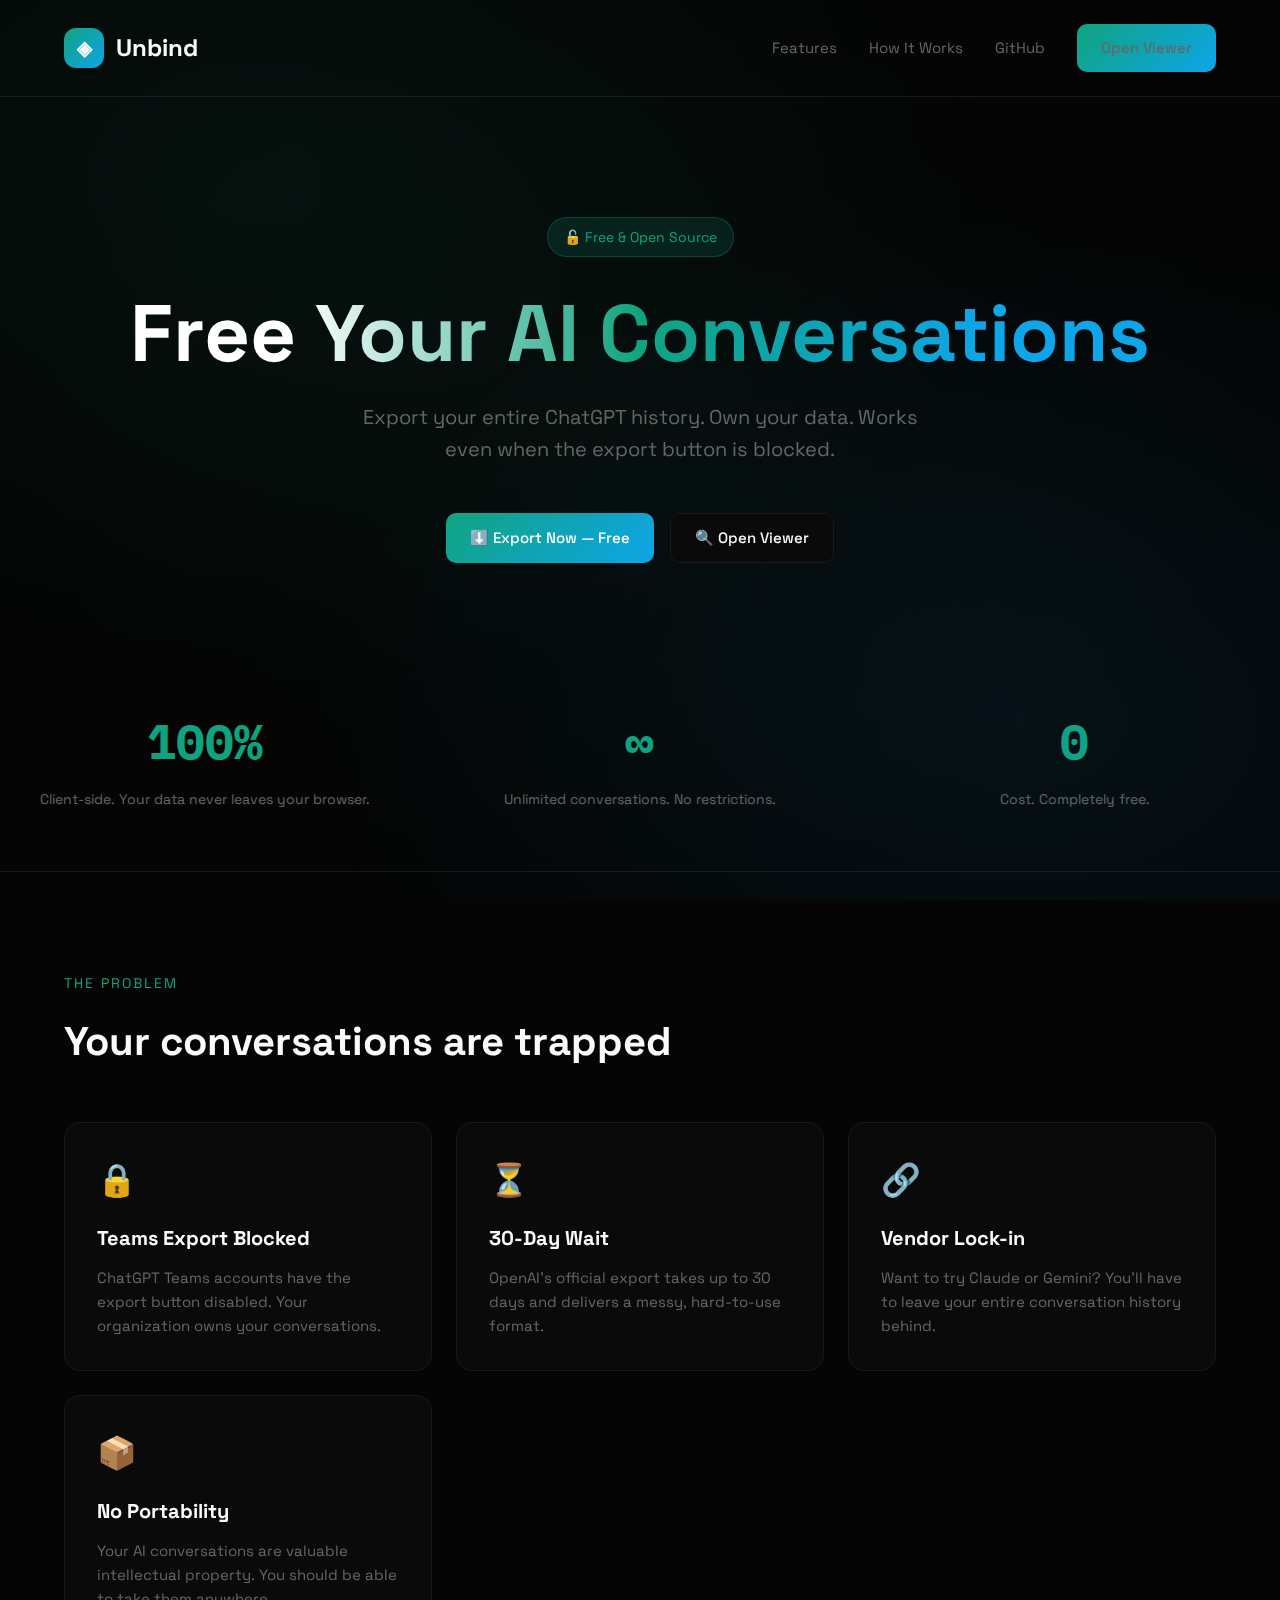
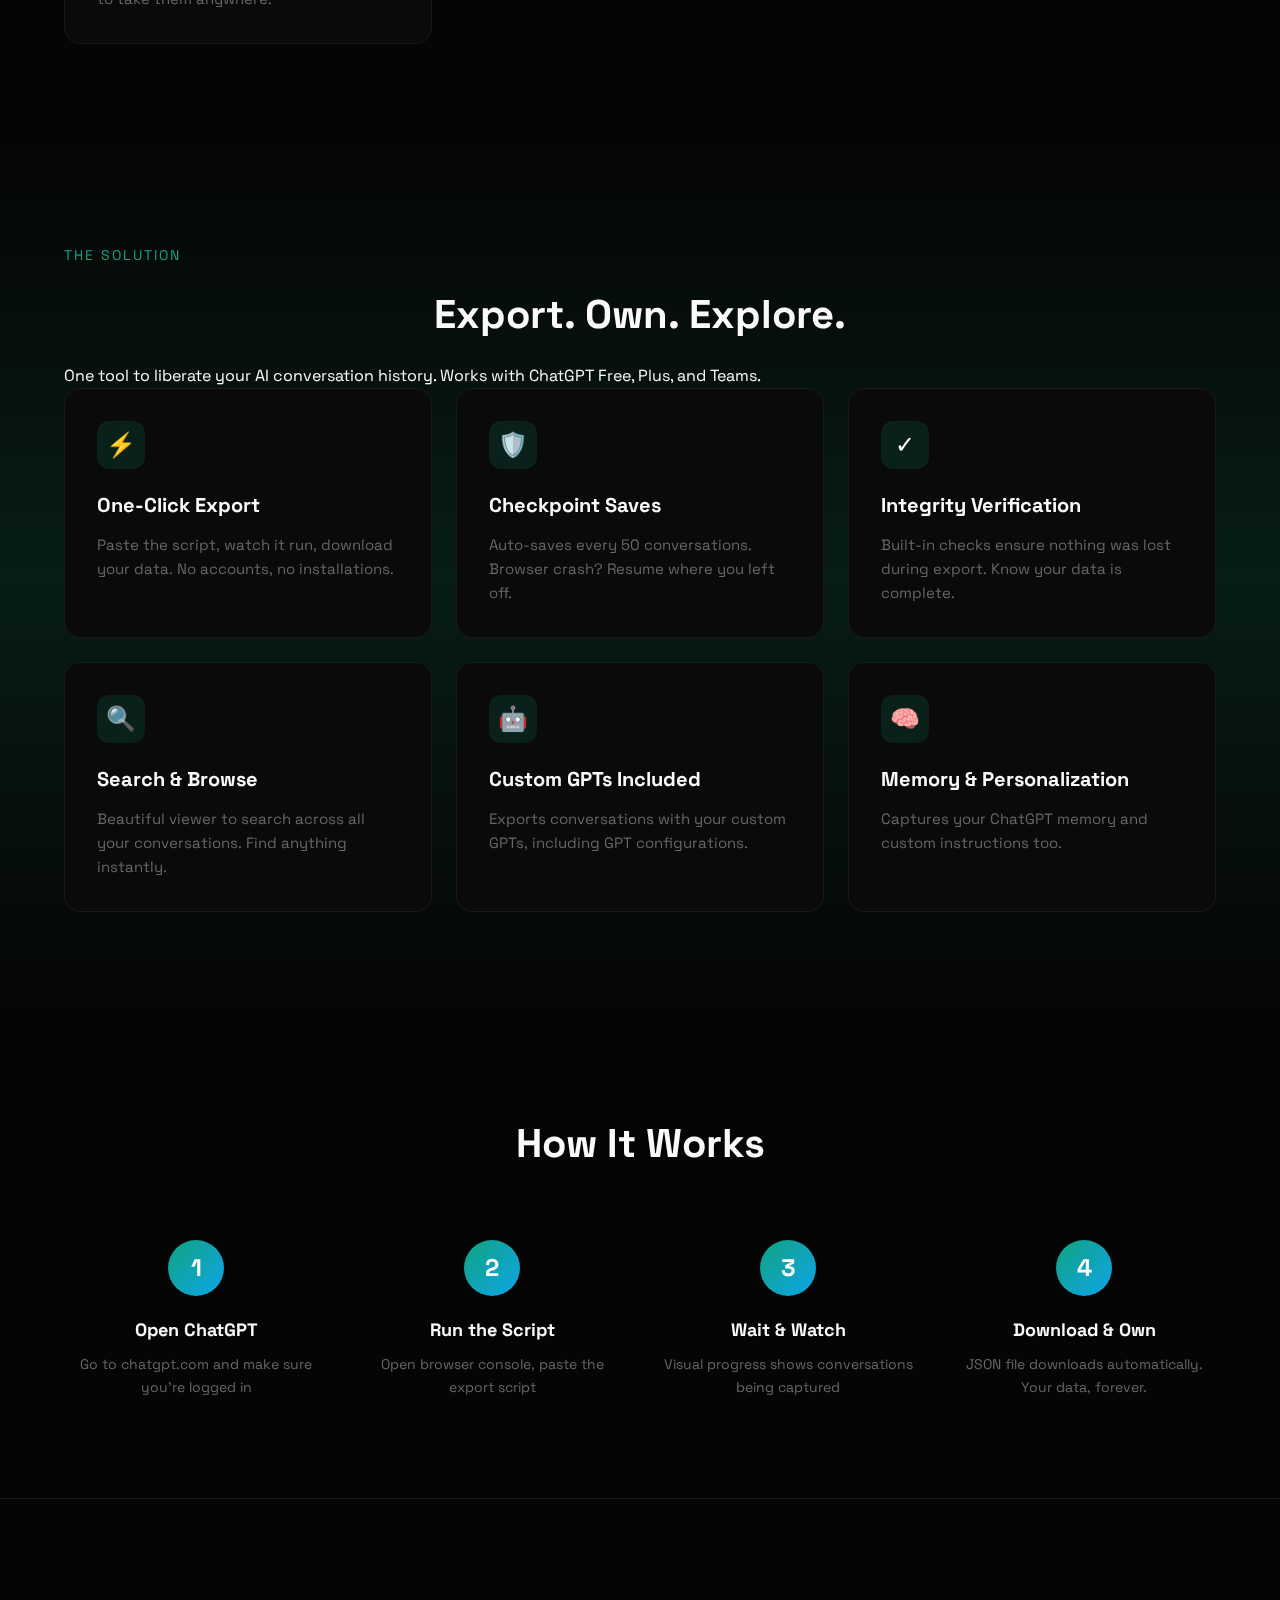
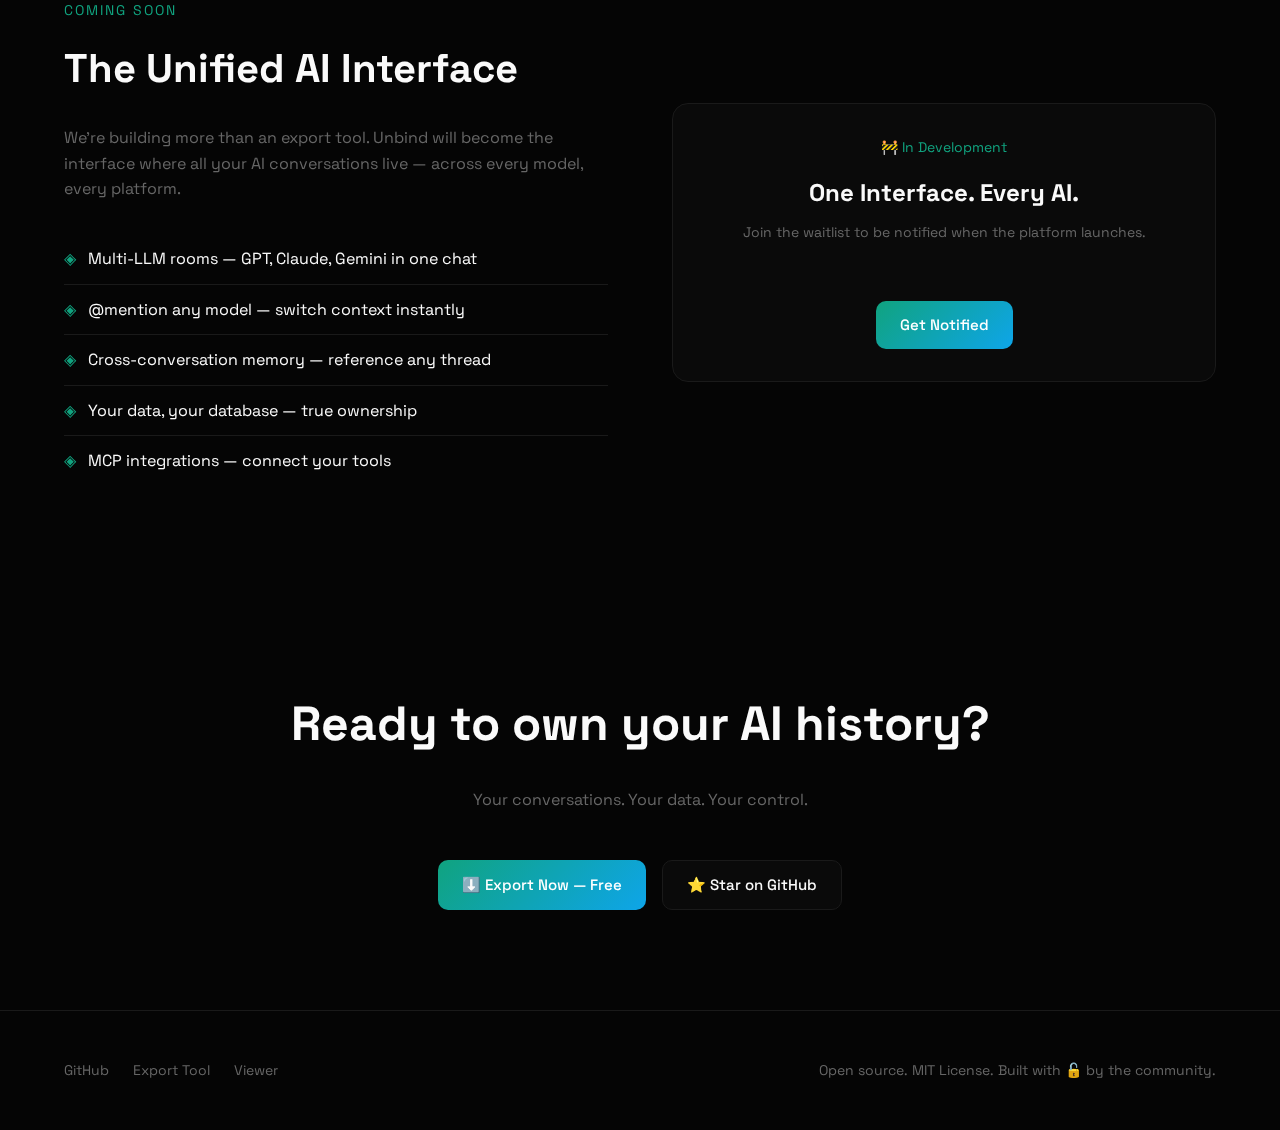
<file: index.html>
<!DOCTYPE html>
<html lang="en">
<head>
    <meta charset="UTF-8">
    <meta name="viewport" content="width=device-width, initial-scale=1.0">
    <title>Unbind — Free Your AI Conversations</title>
    <meta name="description" content="Export your ChatGPT conversations. Own your data. Works with Teams accounts that block native export.">
    <link rel="icon" href="data:image/svg+xml,<svg xmlns='http://www.w3.org/2000/svg' viewBox='0 0 100 100'><text y='.9em' font-size='90'>◈</text></svg>">
    <link href="https://fonts.googleapis.com/css2?family=Space+Grotesk:wght@400;500;600;700&family=IBM+Plex+Mono:wght@400;500&display=swap" rel="stylesheet">
    <style>
        :root {
            --bg: #050505;
            --bg-card: #0a0a0a;
            --border: #1a1a1a;
            --text: #fafafa;
            --text-muted: #666;
            --accent: #10a37f;
            --accent-glow: rgba(16, 163, 127, 0.15);
            --gradient: linear-gradient(135deg, #10a37f 0%, #0ea5e9 100%);
        }

        * {
            margin: 0;
            padding: 0;
            box-sizing: border-box;
        }

        body {
            font-family: 'Space Grotesk', -apple-system, sans-serif;
            background: var(--bg);
            color: var(--text);
            line-height: 1.6;
            overflow-x: hidden;
        }

        /* Animated gradient background */
        .bg-gradient {
            position: fixed;
            top: 0;
            left: 0;
            right: 0;
            bottom: 0;
            background: 
                radial-gradient(ellipse at 20% 20%, rgba(16, 163, 127, 0.08) 0%, transparent 50%),
                radial-gradient(ellipse at 80% 80%, rgba(14, 165, 233, 0.08) 0%, transparent 50%),
                radial-gradient(ellipse at 50% 50%, rgba(16, 163, 127, 0.03) 0%, transparent 70%);
            pointer-events: none;
            z-index: 0;
        }

        .container {
            max-width: 1200px;
            margin: 0 auto;
            padding: 0 24px;
            position: relative;
            z-index: 1;
        }

        /* Header */
        header {
            padding: 24px 0;
            border-bottom: 1px solid var(--border);
        }

        .header-inner {
            display: flex;
            justify-content: space-between;
            align-items: center;
        }

        .logo {
            display: flex;
            align-items: center;
            gap: 12px;
            font-size: 24px;
            font-weight: 700;
            text-decoration: none;
            color: var(--text);
        }

        .logo-icon {
            width: 40px;
            height: 40px;
            background: var(--gradient);
            border-radius: 12px;
            display: flex;
            align-items: center;
            justify-content: center;
            font-size: 20px;
        }

        .nav-links {
            display: flex;
            gap: 32px;
            align-items: center;
        }

        .nav-links a {
            color: var(--text-muted);
            text-decoration: none;
            font-size: 15px;
            transition: color 0.2s;
        }

        .nav-links a:hover {
            color: var(--text);
        }

        .btn {
            display: inline-flex;
            align-items: center;
            gap: 8px;
            padding: 12px 24px;
            border-radius: 10px;
            font-size: 15px;
            font-weight: 500;
            text-decoration: none;
            transition: all 0.2s;
            cursor: pointer;
            border: none;
            font-family: inherit;
        }

        .btn-primary {
            background: var(--gradient);
            color: white;
        }

        .btn-primary:hover {
            transform: translateY(-2px);
            box-shadow: 0 10px 30px rgba(16, 163, 127, 0.3);
        }

        .btn-secondary {
            background: var(--bg-card);
            color: var(--text);
            border: 1px solid var(--border);
        }

        .btn-secondary:hover {
            background: var(--border);
        }

        /* Hero */
        .hero {
            padding: 120px 0 80px;
            text-align: center;
        }

        .hero-badge {
            display: inline-flex;
            align-items: center;
            gap: 8px;
            padding: 8px 16px;
            background: var(--accent-glow);
            border: 1px solid rgba(16, 163, 127, 0.3);
            border-radius: 100px;
            font-size: 14px;
            color: var(--accent);
            margin-bottom: 32px;
        }

        .hero h1 {
            font-size: clamp(48px, 8vw, 80px);
            font-weight: 700;
            line-height: 1.1;
            margin-bottom: 24px;
            background: linear-gradient(to right, #fff 20%, #10a37f 50%, #0ea5e9 80%);
            -webkit-background-clip: text;
            -webkit-text-fill-color: transparent;
            background-clip: text;
        }

        .hero p {
            font-size: 20px;
            color: var(--text-muted);
            max-width: 600px;
            margin: 0 auto 48px;
        }

        .hero-buttons {
            display: flex;
            gap: 16px;
            justify-content: center;
            flex-wrap: wrap;
        }

        .hero-visual {
            margin-top: 80px;
            position: relative;
        }

        .hero-visual img {
            width: 100%;
            max-width: 900px;
            border-radius: 16px;
            border: 1px solid var(--border);
            box-shadow: 0 40px 80px rgba(0, 0, 0, 0.5);
        }

        /* Stats */
        .stats {
            display: grid;
            grid-template-columns: repeat(3, 1fr);
            gap: 24px;
            padding: 60px 0;
            border-bottom: 1px solid var(--border);
        }

        .stat {
            text-align: center;
        }

        .stat-value {
            font-size: 48px;
            font-weight: 700;
            color: var(--accent);
            font-family: 'IBM Plex Mono', monospace;
        }

        .stat-label {
            color: var(--text-muted);
            font-size: 14px;
            margin-top: 8px;
        }

        /* Problem Section */
        .problem {
            padding: 100px 0;
        }

        .section-label {
            font-size: 14px;
            text-transform: uppercase;
            letter-spacing: 2px;
            color: var(--accent);
            margin-bottom: 16px;
        }

        .problem h2 {
            font-size: 40px;
            margin-bottom: 48px;
        }

        .problem-grid {
            display: grid;
            grid-template-columns: repeat(auto-fit, minmax(280px, 1fr));
            gap: 24px;
        }

        .problem-card {
            background: var(--bg-card);
            border: 1px solid var(--border);
            border-radius: 16px;
            padding: 32px;
        }

        .problem-card .icon {
            font-size: 32px;
            margin-bottom: 16px;
        }

        .problem-card h3 {
            font-size: 20px;
            margin-bottom: 12px;
        }

        .problem-card p {
            color: var(--text-muted);
            font-size: 15px;
        }

        /* Solution Section */
        .solution {
            padding: 100px 0;
            background: linear-gradient(180deg, transparent, var(--accent-glow), transparent);
        }

        .solution h2 {
            font-size: 40px;
            margin-bottom: 16px;
            text-align: center;
        }

        .solution > p {
            text-align: center;
            color: var(--text-muted);
            max-width: 600px;
            margin: 0 auto 64px;
        }

        .features-grid {
            display: grid;
            grid-template-columns: repeat(auto-fit, minmax(320px, 1fr));
            gap: 24px;
        }

        .feature-card {
            background: var(--bg-card);
            border: 1px solid var(--border);
            border-radius: 16px;
            padding: 32px;
            transition: all 0.3s;
        }

        .feature-card:hover {
            border-color: var(--accent);
            transform: translateY(-4px);
        }

        .feature-card .icon {
            width: 48px;
            height: 48px;
            background: var(--accent-glow);
            border-radius: 12px;
            display: flex;
            align-items: center;
            justify-content: center;
            font-size: 24px;
            margin-bottom: 20px;
        }

        .feature-card h3 {
            font-size: 20px;
            margin-bottom: 12px;
        }

        .feature-card p {
            color: var(--text-muted);
            font-size: 15px;
        }

        /* How it Works */
        .how-it-works {
            padding: 100px 0;
        }

        .how-it-works h2 {
            font-size: 40px;
            margin-bottom: 64px;
            text-align: center;
        }

        .steps {
            display: flex;
            gap: 32px;
            justify-content: center;
            flex-wrap: wrap;
        }

        .step {
            flex: 1;
            min-width: 240px;
            max-width: 300px;
            text-align: center;
        }

        .step-number {
            width: 56px;
            height: 56px;
            background: var(--gradient);
            border-radius: 50%;
            display: flex;
            align-items: center;
            justify-content: center;
            font-size: 24px;
            font-weight: 700;
            margin: 0 auto 20px;
        }

        .step h3 {
            font-size: 18px;
            margin-bottom: 8px;
        }

        .step p {
            color: var(--text-muted);
            font-size: 14px;
        }

        /* Vision Section */
        .vision {
            padding: 100px 0;
            border-top: 1px solid var(--border);
        }

        .vision-inner {
            display: grid;
            grid-template-columns: 1fr 1fr;
            gap: 64px;
            align-items: center;
        }

        .vision h2 {
            font-size: 40px;
            margin-bottom: 24px;
        }

        .vision p {
            color: var(--text-muted);
            margin-bottom: 32px;
        }

        .vision-features {
            list-style: none;
        }

        .vision-features li {
            display: flex;
            align-items: center;
            gap: 12px;
            padding: 12px 0;
            border-bottom: 1px solid var(--border);
        }

        .vision-features li:last-child {
            border-bottom: none;
        }

        .vision-features .check {
            color: var(--accent);
        }

        .vision-image {
            background: var(--bg-card);
            border: 1px solid var(--border);
            border-radius: 16px;
            padding: 32px;
            text-align: center;
        }

        .vision-image .coming-soon {
            font-size: 14px;
            color: var(--accent);
            margin-bottom: 16px;
        }

        .vision-image h3 {
            font-size: 24px;
            margin-bottom: 8px;
        }

        .vision-image p {
            color: var(--text-muted);
            font-size: 14px;
        }

        /* CTA */
        .cta {
            padding: 100px 0;
            text-align: center;
        }

        .cta h2 {
            font-size: 48px;
            margin-bottom: 24px;
        }

        .cta p {
            color: var(--text-muted);
            margin-bottom: 48px;
        }

        /* Footer */
        footer {
            padding: 48px 0;
            border-top: 1px solid var(--border);
        }

        .footer-inner {
            display: flex;
            justify-content: space-between;
            align-items: center;
        }

        .footer-links {
            display: flex;
            gap: 24px;
        }

        .footer-links a {
            color: var(--text-muted);
            text-decoration: none;
            font-size: 14px;
        }

        .footer-links a:hover {
            color: var(--text);
        }

        .footer-copy {
            color: var(--text-muted);
            font-size: 14px;
        }

        /* Responsive */
        @media (max-width: 768px) {
            .nav-links {
                display: none;
            }

            .hero h1 {
                font-size: 40px;
            }

            .stats {
                grid-template-columns: 1fr;
            }

            .vision-inner {
                grid-template-columns: 1fr;
            }

            .footer-inner {
                flex-direction: column;
                gap: 24px;
            }
        }
    </style>
</head>
<body>
    <div class="bg-gradient"></div>

    <header>
        <div class="container">
            <div class="header-inner">
                <a href="/" class="logo">
                    <div class="logo-icon">◈</div>
                    <span>Unbind</span>
                </a>
                <nav class="nav-links">
                    <a href="#features">Features</a>
                    <a href="#how-it-works">How It Works</a>
                    <a href="https://github.com/unbind-ai/app" target="_blank">GitHub</a>
                    <a href="viewer.html" class="btn btn-primary">Open Viewer</a>
                </nav>
            </div>
        </div>
    </header>

    <main>
        <!-- Hero -->
        <section class="hero">
            <div class="container">
                <div class="hero-badge">
                    🔓 Free & Open Source
                </div>
                <h1>Free Your AI Conversations</h1>
                <p>Export your entire ChatGPT history. Own your data. Works even when the export button is blocked.</p>
                <div class="hero-buttons">
                    <a href="export.html" class="btn btn-primary">
                        ⬇️ Export Now — Free
                    </a>
                    <a href="viewer.html" class="btn btn-secondary">
                        🔍 Open Viewer
                    </a>
                </div>
            </div>
        </section>

        <!-- Stats -->
        <section class="stats">
            <div class="container" style="display: contents;">
                <div class="stat">
                    <div class="stat-value">100%</div>
                    <div class="stat-label">Client-side. Your data never leaves your browser.</div>
                </div>
                <div class="stat">
                    <div class="stat-value">∞</div>
                    <div class="stat-label">Unlimited conversations. No restrictions.</div>
                </div>
                <div class="stat">
                    <div class="stat-value">0</div>
                    <div class="stat-label">Cost. Completely free.</div>
                </div>
            </div>
        </section>

        <!-- Problem -->
        <section class="problem" id="problem">
            <div class="container">
                <div class="section-label">The Problem</div>
                <h2>Your conversations are trapped</h2>
                <div class="problem-grid">
                    <div class="problem-card">
                        <div class="icon">🔒</div>
                        <h3>Teams Export Blocked</h3>
                        <p>ChatGPT Teams accounts have the export button disabled. Your organization owns your conversations.</p>
                    </div>
                    <div class="problem-card">
                        <div class="icon">⏳</div>
                        <h3>30-Day Wait</h3>
                        <p>OpenAI's official export takes up to 30 days and delivers a messy, hard-to-use format.</p>
                    </div>
                    <div class="problem-card">
                        <div class="icon">🔗</div>
                        <h3>Vendor Lock-in</h3>
                        <p>Want to try Claude or Gemini? You'll have to leave your entire conversation history behind.</p>
                    </div>
                    <div class="problem-card">
                        <div class="icon">📦</div>
                        <h3>No Portability</h3>
                        <p>Your AI conversations are valuable intellectual property. You should be able to take them anywhere.</p>
                    </div>
                </div>
            </div>
        </section>

        <!-- Solution -->
        <section class="solution" id="features">
            <div class="container">
                <div class="section-label">The Solution</div>
                <h2>Export. Own. Explore.</h2>
                <p>One tool to liberate your AI conversation history. Works with ChatGPT Free, Plus, and Teams.</p>
                
                <div class="features-grid">
                    <div class="feature-card">
                        <div class="icon">⚡</div>
                        <h3>One-Click Export</h3>
                        <p>Paste the script, watch it run, download your data. No accounts, no installations.</p>
                    </div>
                    <div class="feature-card">
                        <div class="icon">🛡️</div>
                        <h3>Checkpoint Saves</h3>
                        <p>Auto-saves every 50 conversations. Browser crash? Resume where you left off.</p>
                    </div>
                    <div class="feature-card">
                        <div class="icon">✓</div>
                        <h3>Integrity Verification</h3>
                        <p>Built-in checks ensure nothing was lost during export. Know your data is complete.</p>
                    </div>
                    <div class="feature-card">
                        <div class="icon">🔍</div>
                        <h3>Search & Browse</h3>
                        <p>Beautiful viewer to search across all your conversations. Find anything instantly.</p>
                    </div>
                    <div class="feature-card">
                        <div class="icon">🤖</div>
                        <h3>Custom GPTs Included</h3>
                        <p>Exports conversations with your custom GPTs, including GPT configurations.</p>
                    </div>
                    <div class="feature-card">
                        <div class="icon">🧠</div>
                        <h3>Memory & Personalization</h3>
                        <p>Captures your ChatGPT memory and custom instructions too.</p>
                    </div>
                </div>
            </div>
        </section>

        <!-- How it Works -->
        <section class="how-it-works" id="how-it-works">
            <div class="container">
                <h2>How It Works</h2>
                <div class="steps">
                    <div class="step">
                        <div class="step-number">1</div>
                        <h3>Open ChatGPT</h3>
                        <p>Go to chatgpt.com and make sure you're logged in</p>
                    </div>
                    <div class="step">
                        <div class="step-number">2</div>
                        <h3>Run the Script</h3>
                        <p>Open browser console, paste the export script</p>
                    </div>
                    <div class="step">
                        <div class="step-number">3</div>
                        <h3>Wait & Watch</h3>
                        <p>Visual progress shows conversations being captured</p>
                    </div>
                    <div class="step">
                        <div class="step-number">4</div>
                        <h3>Download & Own</h3>
                        <p>JSON file downloads automatically. Your data, forever.</p>
                    </div>
                </div>
            </div>
        </section>

        <!-- Vision -->
        <section class="vision" id="vision">
            <div class="container">
                <div class="vision-inner">
                    <div>
                        <div class="section-label">Coming Soon</div>
                        <h2>The Unified AI Interface</h2>
                        <p>We're building more than an export tool. Unbind will become the interface where all your AI conversations live — across every model, every platform.</p>
                        <ul class="vision-features">
                            <li><span class="check">◈</span> Multi-LLM rooms — GPT, Claude, Gemini in one chat</li>
                            <li><span class="check">◈</span> @mention any model — switch context instantly</li>
                            <li><span class="check">◈</span> Cross-conversation memory — reference any thread</li>
                            <li><span class="check">◈</span> Your data, your database — true ownership</li>
                            <li><span class="check">◈</span> MCP integrations — connect your tools</li>
                        </ul>
                    </div>
                    <div class="vision-image">
                        <div class="coming-soon">🚧 In Development</div>
                        <h3>One Interface. Every AI.</h3>
                        <p>Join the waitlist to be notified when the platform launches.</p>
                        <br>
                        <a href="mailto:hello@unbind.ai" class="btn btn-primary">Get Notified</a>
                    </div>
                </div>
            </div>
        </section>

        <!-- CTA -->
        <section class="cta">
            <div class="container">
                <h2>Ready to own your AI history?</h2>
                <p>Your conversations. Your data. Your control.</p>
                <div class="hero-buttons">
                    <a href="export.html" class="btn btn-primary">
                        ⬇️ Export Now — Free
                    </a>
                    <a href="https://github.com/unbind-ai/app" class="btn btn-secondary" target="_blank">
                        ⭐ Star on GitHub
                    </a>
                </div>
            </div>
        </section>
    </main>

    <footer>
        <div class="container">
            <div class="footer-inner">
                <div class="footer-links">
                    <a href="https://github.com/unbind-ai/app" target="_blank">GitHub</a>
                    <a href="export.html">Export Tool</a>
                    <a href="viewer.html">Viewer</a>
                </div>
                <div class="footer-copy">
                    Open source. MIT License. Built with 🔓 by the community.
                </div>
            </div>
        </div>
    </footer>
</body>
</html>
</file>
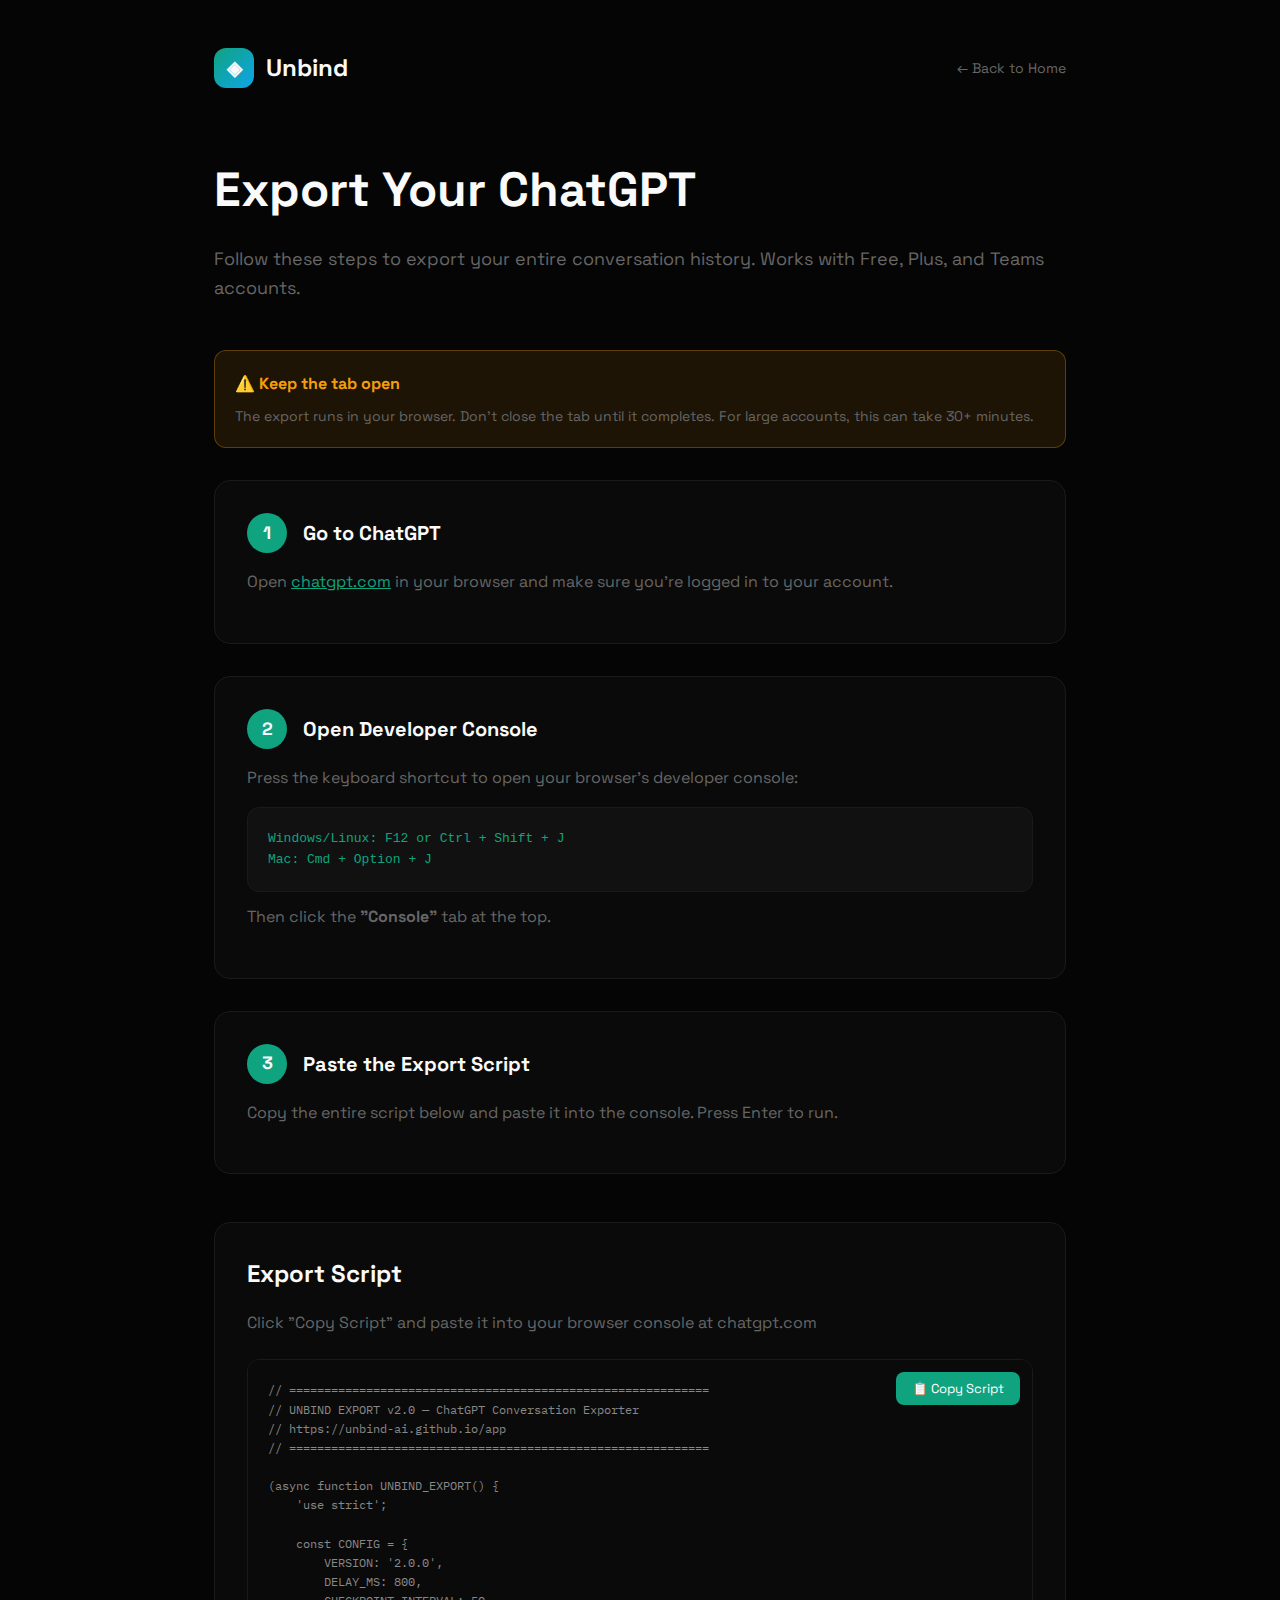
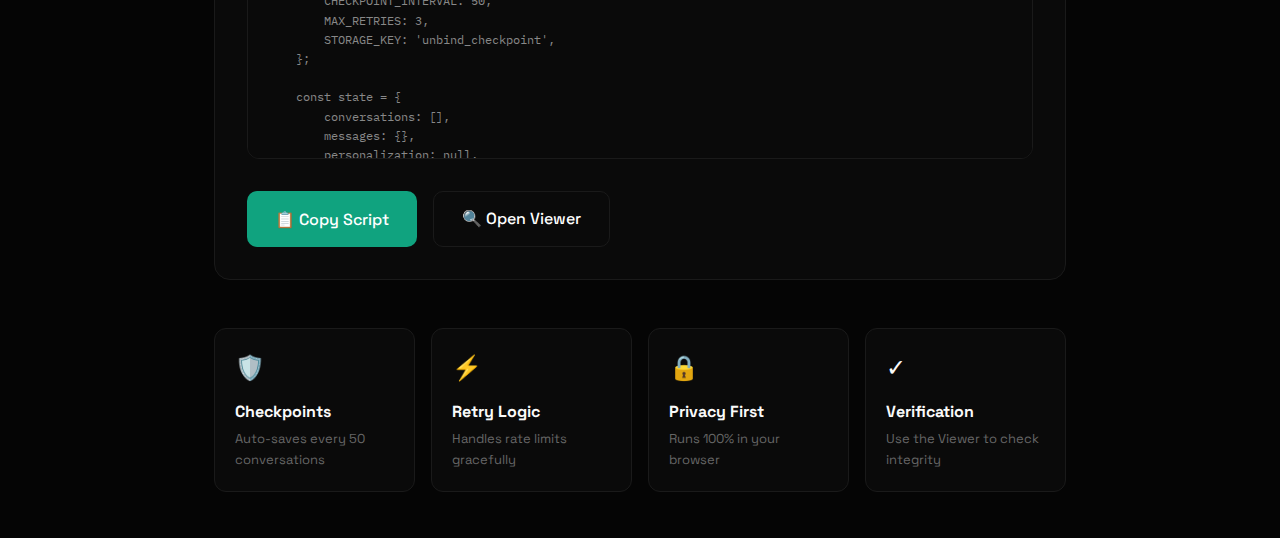
<file: export.html>
<!DOCTYPE html>
<html lang="en">
<head>
    <meta charset="UTF-8">
    <meta name="viewport" content="width=device-width, initial-scale=1.0">
    <title>Export Your ChatGPT — Unbind</title>
    <link rel="icon" href="data:image/svg+xml,<svg xmlns='http://www.w3.org/2000/svg' viewBox='0 0 100 100'><text y='.9em' font-size='90'>◈</text></svg>">
    <link href="https://fonts.googleapis.com/css2?family=Space+Grotesk:wght@400;500;600;700&family=IBM+Plex+Mono:wght@400;500&display=swap" rel="stylesheet">
    <style>
        :root {
            --bg: #050505;
            --bg-card: #0a0a0a;
            --border: #1a1a1a;
            --text: #fafafa;
            --text-muted: #666;
            --accent: #10a37f;
            --accent-glow: rgba(16, 163, 127, 0.15);
        }

        * { margin: 0; padding: 0; box-sizing: border-box; }

        body {
            font-family: 'Space Grotesk', -apple-system, sans-serif;
            background: var(--bg);
            color: var(--text);
            line-height: 1.6;
            min-height: 100vh;
        }

        .container {
            max-width: 900px;
            margin: 0 auto;
            padding: 48px 24px;
        }

        header {
            display: flex;
            justify-content: space-between;
            align-items: center;
            margin-bottom: 64px;
        }

        .logo {
            display: flex;
            align-items: center;
            gap: 12px;
            font-size: 24px;
            font-weight: 700;
            text-decoration: none;
            color: var(--text);
        }

        .logo-icon {
            width: 40px;
            height: 40px;
            background: linear-gradient(135deg, #10a37f, #0ea5e9);
            border-radius: 12px;
            display: flex;
            align-items: center;
            justify-content: center;
            font-size: 20px;
        }

        .back-link {
            color: var(--text-muted);
            text-decoration: none;
            font-size: 14px;
        }

        .back-link:hover { color: var(--text); }

        h1 {
            font-size: 48px;
            margin-bottom: 16px;
        }

        .subtitle {
            color: var(--text-muted);
            font-size: 18px;
            margin-bottom: 48px;
        }

        .steps {
            display: flex;
            flex-direction: column;
            gap: 32px;
            margin-bottom: 48px;
        }

        .step {
            background: var(--bg-card);
            border: 1px solid var(--border);
            border-radius: 16px;
            padding: 32px;
        }

        .step-header {
            display: flex;
            align-items: center;
            gap: 16px;
            margin-bottom: 16px;
        }

        .step-number {
            width: 40px;
            height: 40px;
            background: var(--accent);
            border-radius: 50%;
            display: flex;
            align-items: center;
            justify-content: center;
            font-weight: 700;
            font-size: 18px;
            flex-shrink: 0;
        }

        .step h3 {
            font-size: 20px;
        }

        .step p {
            color: var(--text-muted);
            margin-bottom: 16px;
        }

        .code-block {
            background: #111;
            border: 1px solid var(--border);
            border-radius: 12px;
            padding: 20px;
            font-family: 'IBM Plex Mono', monospace;
            font-size: 13px;
            overflow-x: auto;
            position: relative;
        }

        .code-block code {
            color: #10a37f;
        }

        .copy-btn {
            position: absolute;
            top: 12px;
            right: 12px;
            padding: 8px 16px;
            background: var(--accent);
            color: white;
            border: none;
            border-radius: 8px;
            font-size: 13px;
            font-family: inherit;
            cursor: pointer;
            transition: all 0.2s;
        }

        .copy-btn:hover {
            transform: translateY(-2px);
        }

        .copy-btn.copied {
            background: #065f46;
        }

        .script-container {
            background: var(--bg-card);
            border: 1px solid var(--border);
            border-radius: 16px;
            padding: 32px;
            margin-bottom: 48px;
        }

        .script-container h2 {
            font-size: 24px;
            margin-bottom: 16px;
        }

        .script-container > p {
            color: var(--text-muted);
            margin-bottom: 24px;
        }

        .script-box {
            background: #0a0a0a;
            border: 1px solid var(--border);
            border-radius: 12px;
            max-height: 400px;
            overflow: auto;
            position: relative;
        }

        .script-box pre {
            padding: 20px;
            font-family: 'IBM Plex Mono', monospace;
            font-size: 12px;
            color: #888;
            white-space: pre;
            margin: 0;
        }

        .warning {
            background: rgba(245, 158, 11, 0.1);
            border: 1px solid rgba(245, 158, 11, 0.3);
            border-radius: 12px;
            padding: 20px;
            margin-bottom: 32px;
        }

        .warning h4 {
            color: #f59e0b;
            margin-bottom: 8px;
            display: flex;
            align-items: center;
            gap: 8px;
        }

        .warning p {
            color: var(--text-muted);
            font-size: 14px;
        }

        .features {
            display: grid;
            grid-template-columns: repeat(auto-fit, minmax(200px, 1fr));
            gap: 16px;
            margin-top: 48px;
        }

        .feature {
            background: var(--bg-card);
            border: 1px solid var(--border);
            border-radius: 12px;
            padding: 20px;
        }

        .feature-icon {
            font-size: 24px;
            margin-bottom: 12px;
        }

        .feature h4 {
            font-size: 16px;
            margin-bottom: 4px;
        }

        .feature p {
            color: var(--text-muted);
            font-size: 13px;
        }

        .btn {
            display: inline-flex;
            align-items: center;
            gap: 8px;
            padding: 14px 28px;
            background: var(--accent);
            color: white;
            border: none;
            border-radius: 10px;
            font-size: 16px;
            font-weight: 500;
            font-family: inherit;
            cursor: pointer;
            text-decoration: none;
            transition: all 0.2s;
        }

        .btn:hover {
            transform: translateY(-2px);
            box-shadow: 0 10px 30px rgba(16, 163, 127, 0.3);
        }

        .actions {
            display: flex;
            gap: 16px;
            margin-top: 32px;
        }

        .btn-secondary {
            background: var(--bg-card);
            border: 1px solid var(--border);
        }

        .btn-secondary:hover {
            background: var(--border);
            box-shadow: none;
        }

        @media (max-width: 600px) {
            h1 { font-size: 32px; }
            .step { padding: 24px; }
        }
    </style>
</head>
<body>
    <div class="container">
        <header>
            <a href="index.html" class="logo">
                <div class="logo-icon">◈</div>
                <span>Unbind</span>
            </a>
            <a href="index.html" class="back-link">← Back to Home</a>
        </header>

        <h1>Export Your ChatGPT</h1>
        <p class="subtitle">Follow these steps to export your entire conversation history. Works with Free, Plus, and Teams accounts.</p>

        <div class="warning">
            <h4>⚠️ Keep the tab open</h4>
            <p>The export runs in your browser. Don't close the tab until it completes. For large accounts, this can take 30+ minutes.</p>
        </div>

        <div class="steps">
            <div class="step">
                <div class="step-header">
                    <div class="step-number">1</div>
                    <h3>Go to ChatGPT</h3>
                </div>
                <p>Open <a href="https://chatgpt.com" target="_blank" style="color: var(--accent);">chatgpt.com</a> in your browser and make sure you're logged in to your account.</p>
            </div>

            <div class="step">
                <div class="step-header">
                    <div class="step-number">2</div>
                    <h3>Open Developer Console</h3>
                </div>
                <p>Press the keyboard shortcut to open your browser's developer console:</p>
                <div class="code-block">
                    <code>Windows/Linux: F12 or Ctrl + Shift + J</code><br>
                    <code>Mac: Cmd + Option + J</code>
                </div>
                <p style="margin-top: 12px;">Then click the <strong>"Console"</strong> tab at the top.</p>
            </div>

            <div class="step">
                <div class="step-header">
                    <div class="step-number">3</div>
                    <h3>Paste the Export Script</h3>
                </div>
                <p>Copy the entire script below and paste it into the console. Press Enter to run.</p>
            </div>
        </div>

        <div class="script-container">
            <h2>Export Script</h2>
            <p>Click "Copy Script" and paste it into your browser console at chatgpt.com</p>
            
            <div class="script-box">
                <button class="copy-btn" onclick="copyScript()">📋 Copy Script</button>
                <pre id="exportScript">// ============================================================
// UNBIND EXPORT v2.0 — ChatGPT Conversation Exporter
// https://unbind-ai.github.io/app
// ============================================================

(async function UNBIND_EXPORT() {
    'use strict';
    
    const CONFIG = {
        VERSION: '2.0.0',
        DELAY_MS: 800,
        CHECKPOINT_INTERVAL: 50,
        MAX_RETRIES: 3,
        STORAGE_KEY: 'unbind_checkpoint',
    };

    const state = {
        conversations: [],
        messages: {},
        personalization: null,
        customGPTs: [],
        errors: [],
        startTime: Date.now(),
        isRunning: true,
    };

    // Create UI
    function createUI() {
        const overlay = document.createElement('div');
        overlay.id = 'unbind-overlay';
        overlay.innerHTML = `
            &lt;style&gt;
                #unbind-overlay {
                    position: fixed;
                    bottom: 20px;
                    right: 20px;
                    width: 340px;
                    background: linear-gradient(145deg, #1a1a2e, #16213e);
                    border: 1px solid #333;
                    border-radius: 16px;
                    padding: 20px;
                    font-family: -apple-system, BlinkMacSystemFont, 'Segoe UI', sans-serif;
                    color: #fff;
                    z-index: 999999;
                    box-shadow: 0 10px 40px rgba(0,0,0,0.5);
                }
                .unbind-header { display: flex; align-items: center; gap: 12px; margin-bottom: 16px; }
                .unbind-logo { width: 36px; height: 36px; background: linear-gradient(135deg, #10a37f, #065f46); border-radius: 10px; display: flex; align-items: center; justify-content: center; font-size: 18px; }
                .unbind-title { font-size: 16px; font-weight: 600; }
                .unbind-progress { background: #0d0d0d; border-radius: 8px; height: 6px; margin-bottom: 12px; overflow: hidden; }
                .unbind-progress-bar { height: 100%; background: linear-gradient(90deg, #10a37f, #34d399); width: 0%; transition: width 0.3s; }
                .unbind-stats { display: grid; grid-template-columns: 1fr 1fr; gap: 8px; margin-bottom: 12px; }
                .unbind-stat { background: rgba(255,255,255,0.05); padding: 8px 10px; border-radius: 8px; }
                .unbind-stat-label { font-size: 10px; color: #888; text-transform: uppercase; }
                .unbind-stat-value { font-size: 16px; font-weight: 600; color: #10a37f; font-family: monospace; }
                .unbind-status { font-size: 12px; color: #aaa; }
                .unbind-icon { display: inline-block; width: 6px; height: 6px; background: #10a37f; border-radius: 50%; margin-right: 8px; animation: pulse 1.5s infinite; }
                @keyframes pulse { 0%, 100% { opacity: 1; } 50% { opacity: 0.3; } }
            &lt;/style&gt;
            &lt;div class="unbind-header"&gt;
                &lt;div class="unbind-logo"&gt;◈&lt;/div&gt;
                &lt;span class="unbind-title"&gt;Unbind Export&lt;/span&gt;
            &lt;/div&gt;
            &lt;div class="unbind-progress"&gt;&lt;div class="unbind-progress-bar" id="unbind-progress"&gt;&lt;/div&gt;&lt;/div&gt;
            &lt;div class="unbind-stats"&gt;
                &lt;div class="unbind-stat"&gt;&lt;div class="unbind-stat-label"&gt;Conversations&lt;/div&gt;&lt;div class="unbind-stat-value" id="unbind-convos"&gt;0&lt;/div&gt;&lt;/div&gt;
                &lt;div class="unbind-stat"&gt;&lt;div class="unbind-stat-label"&gt;Messages&lt;/div&gt;&lt;div class="unbind-stat-value" id="unbind-msgs"&gt;0&lt;/div&gt;&lt;/div&gt;
            &lt;/div&gt;
            &lt;div class="unbind-status" id="unbind-status"&gt;&lt;span class="unbind-icon"&gt;&lt;/span&gt;Starting...&lt;/div&gt;
        `;
        document.body.appendChild(overlay);
    }

    function updateUI(progress, status) {
        const bar = document.getElementById('unbind-progress');
        const statusEl = document.getElementById('unbind-status');
        const convosEl = document.getElementById('unbind-convos');
        const msgsEl = document.getElementById('unbind-msgs');
        if (bar && progress !== null) bar.style.width = progress + '%';
        if (statusEl) statusEl.innerHTML = '&lt;span class="unbind-icon"&gt;&lt;/span&gt;' + status;
        if (convosEl) convosEl.textContent = state.conversations.length;
        const totalMsgs = Object.values(state.messages).reduce((s, m) => s + m.length, 0);
        if (msgsEl) msgsEl.textContent = totalMsgs;
    }

    // Tab close warning
    window.addEventListener('beforeunload', (e) => {
        if (state.isRunning) { e.preventDefault(); e.returnValue = ''; }
    });

    // Checkpoint
    function saveCheckpoint() {
        try {
            localStorage.setItem(CONFIG.STORAGE_KEY, JSON.stringify({
                conversations: state.conversations,
                messages: state.messages,
            }));
        } catch (e) {}
    }

    // API helpers
    const account = document.cookie.split(';').find(c => c.trim().startsWith('_account='))?.split('=')[1];
    const headers = account ? { 'chatgpt-account-id': account } : {};

    async function fetchAPI(url, retries = CONFIG.MAX_RETRIES) {
        for (let i = 0; i <= retries; i++) {
            try {
                const r = await fetch(url, { headers, credentials: 'include' });
                if (r.status === 429) { await sleep(2000 * Math.pow(2, i)); continue; }
                if (!r.ok) throw new Error('HTTP ' + r.status);
                return await r.json();
            } catch (e) {
                if (i >= retries) throw e;
                await sleep(2000 * Math.pow(2, i));
            }
        }
    }

    function sleep(ms) { return new Promise(r => setTimeout(r, ms)); }

    function extractMessages(mapping) {
        const messages = [];
        let rootId = null;
        for (const [id, node] of Object.entries(mapping)) {
            if (!node.parent) { rootId = id; break; }
        }
        function traverse(nodeId) {
            const node = mapping[nodeId];
            if (!node) return;
            const msg = node.message;
            if (msg?.content?.parts) {
                const content = msg.content.parts.join('');
                const role = msg.author?.role;
                if (content && (role === 'user' || role === 'assistant')) {
                    messages.push({
                        role,
                        content,
                        time: msg.create_time ? new Date(msg.create_time * 1000).toISOString() : null,
                        model: msg.metadata?.model_slug || null,
                    });
                }
            }
            if (node.children) node.children.forEach(id => traverse(id));
        }
        if (rootId) traverse(rootId);
        return messages;
    }

    // Main export
    async function runExport() {
        console.log('[Unbind] Starting export v' + CONFIG.VERSION);
        createUI();
        updateUI(0, 'Fetching conversations...');

        // Get all conversations
        let offset = 0;
        while (true) {
            const data = await fetchAPI('/backend-api/conversations?offset=' + offset + '&limit=100&order=updated');
            if (!data.items || data.items.length === 0) break;
            state.conversations = state.conversations.concat(data.items);
            offset += data.items.length;
            updateUI(10, 'Found ' + state.conversations.length + ' conversations...');
            await sleep(300);
        }

        const total = state.conversations.length;
        console.log('[Unbind] Found ' + total + ' conversations');

        // Fetch each conversation
        for (let i = 0; i < total; i++) {
            const conv = state.conversations[i];
            try {
                const data = await fetchAPI('/backend-api/conversation/' + conv.id);
                if (data.mapping) {
                    state.messages[conv.id] = extractMessages(data.mapping);
                }
            } catch (e) {
                state.errors.push({ id: conv.id, error: e.message });
            }

            const pct = ((i + 1) / total * 100).toFixed(1);
            updateUI(10 + (i / total * 85), pct + '% (' + (i + 1) + '/' + total + ')');

            if ((i + 1) % CONFIG.CHECKPOINT_INTERVAL === 0) saveCheckpoint();
            await sleep(CONFIG.DELAY_MS);
        }

        // Complete
        state.isRunning = false;
        updateUI(100, '✅ Export complete!');
        download();
    }

    function download() {
        const totalMsgs = Object.values(state.messages).reduce((s, m) => s + m.length, 0);
        const exportData = {
            schema_version: '2.0.0',
            exported: new Date().toISOString(),
            exporter: 'Unbind v' + CONFIG.VERSION,
            source: 'chatgpt',
            statistics: {
                total_conversations: state.conversations.length,
                total_messages: totalMsgs,
                errors: state.errors.length,
            },
            conversations: state.conversations.map(c => ({
                id: c.id,
                title: c.title || 'Untitled',
                created: c.create_time ? new Date(c.create_time * 1000).toISOString() : null,
                updated: c.update_time ? new Date(c.update_time * 1000).toISOString() : null,
                gizmo_id: c.gizmo_id || null,
                messages: state.messages[c.id] || [],
                url: 'https://chatgpt.com/c/' + c.id,
            })),
            errors: state.errors,
        };

        const blob = new Blob([JSON.stringify(exportData, null, 2)], { type: 'application/json' });
        const a = document.createElement('a');
        a.href = URL.createObjectURL(blob);
        a.download = 'chatgpt_export_' + new Date().toISOString().split('T')[0] + '.json';
        a.click();

        console.log('[Unbind] ✅ ' + state.conversations.length + ' conversations, ' + totalMsgs + ' messages');
        localStorage.removeItem(CONFIG.STORAGE_KEY);
    }

    runExport();
})();</pre>
            </div>

            <div class="actions">
                <button class="btn" onclick="copyScript()">📋 Copy Script</button>
                <a href="viewer.html" class="btn btn-secondary">🔍 Open Viewer</a>
            </div>
        </div>

        <div class="features">
            <div class="feature">
                <div class="feature-icon">🛡️</div>
                <h4>Checkpoints</h4>
                <p>Auto-saves every 50 conversations</p>
            </div>
            <div class="feature">
                <div class="feature-icon">⚡</div>
                <h4>Retry Logic</h4>
                <p>Handles rate limits gracefully</p>
            </div>
            <div class="feature">
                <div class="feature-icon">🔒</div>
                <h4>Privacy First</h4>
                <p>Runs 100% in your browser</p>
            </div>
            <div class="feature">
                <div class="feature-icon">✓</div>
                <h4>Verification</h4>
                <p>Use the Viewer to check integrity</p>
            </div>
        </div>
    </div>

    <script>
        function copyScript() {
            const script = document.getElementById('exportScript').textContent;
            // Unescape HTML entities
            const unescaped = script
                .replace(/&lt;/g, '<')
                .replace(/&gt;/g, '>')
                .replace(/&amp;/g, '&');
            
            navigator.clipboard.writeText(unescaped).then(() => {
                const btn = document.querySelector('.copy-btn');
                btn.textContent = '✅ Copied!';
                btn.classList.add('copied');
                setTimeout(() => {
                    btn.textContent = '📋 Copy Script';
                    btn.classList.remove('copied');
                }, 2000);
            });
        }
    </script>
</body>
</html>
</file>
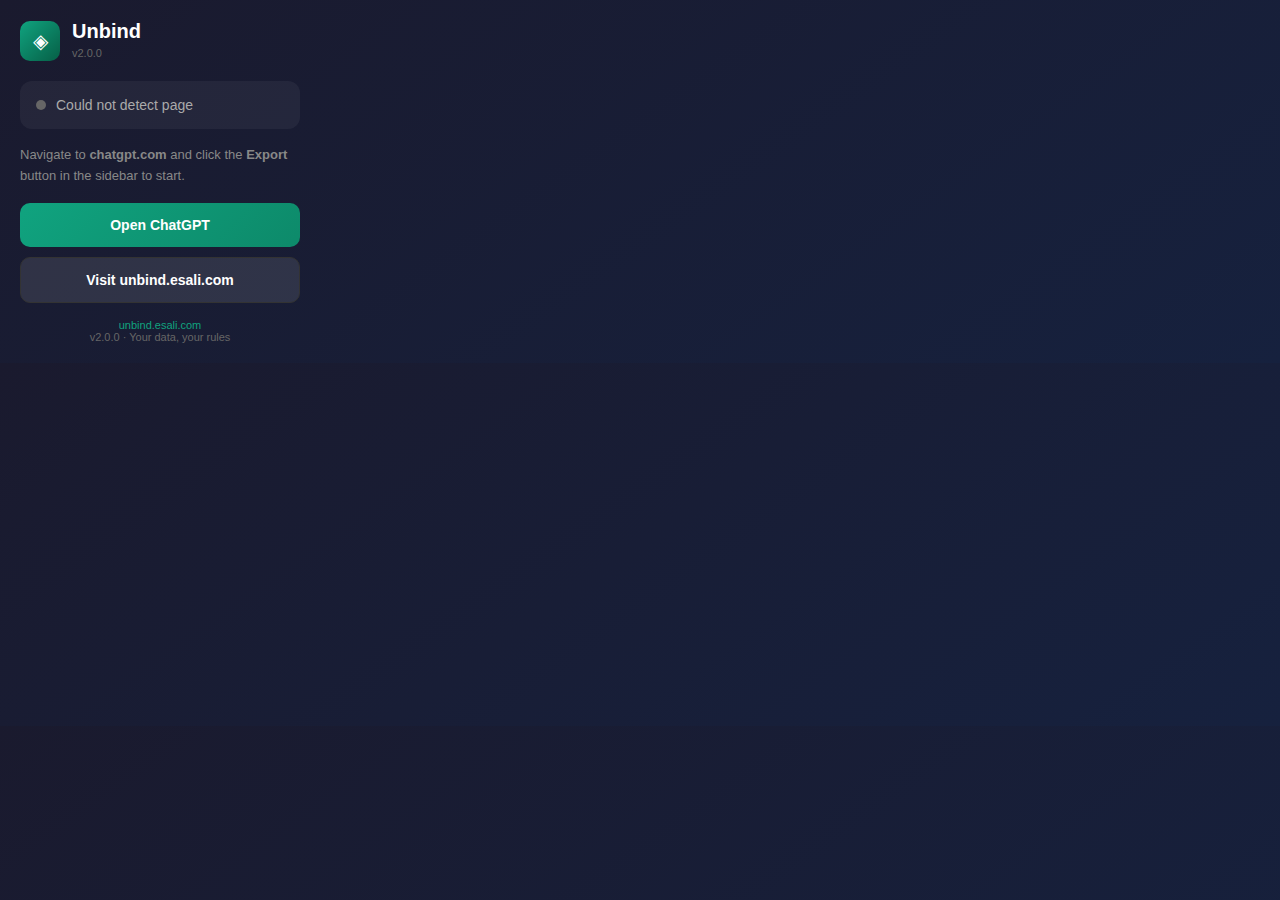
<file: popup.html>
<!DOCTYPE html>
<html lang="en">
<head>
    <meta charset="UTF-8">
    <meta name="viewport" content="width=device-width, initial-scale=1.0">
    <title>Unbind</title>
    <style>
        * { margin: 0; padding: 0; box-sizing: border-box; }
        body {
            width: 320px;
            font-family: -apple-system, BlinkMacSystemFont, 'Segoe UI', sans-serif;
            background: linear-gradient(145deg, #1a1a2e, #16213e);
            color: #fff;
            padding: 20px;
        }
        .header { display: flex; align-items: center; gap: 12px; margin-bottom: 20px; }
        .logo {
            width: 40px; height: 40px;
            background: linear-gradient(135deg, #10a37f, #065f46);
            border-radius: 10px;
            display: flex; align-items: center; justify-content: center;
            font-size: 20px;
        }
        .header-text h1 { font-size: 20px; font-weight: 600; }
        .header-text .version { font-size: 11px; color: #666; }
        .status {
            padding: 16px;
            background: rgba(255, 255, 255, 0.05);
            border-radius: 12px;
            margin-bottom: 16px;
        }
        .status-row { display: flex; align-items: center; gap: 10px; }
        .status-indicator { width: 10px; height: 10px; border-radius: 50%; background: #10a37f; }
        .status-indicator.inactive { background: #666; }
        .status-text { font-size: 14px; color: #aaa; }
        .status-text strong { color: #fff; }

        .last-export {
            padding: 12px;
            background: rgba(16, 163, 127, 0.08);
            border: 1px solid rgba(16, 163, 127, 0.15);
            border-radius: 10px;
            margin-bottom: 16px;
            display: none;
        }
        .last-export .le-label { font-size: 10px; color: #666; text-transform: uppercase; letter-spacing: 0.5px; margin-bottom: 6px; }
        .last-export .le-stats { font-size: 13px; color: #aaa; }
        .last-export .le-stats strong { color: #10a37f; }
        .last-export .le-date { font-size: 11px; color: #555; margin-top: 4px; }

        .instructions { font-size: 13px; color: #888; line-height: 1.6; margin-bottom: 16px; }
        .btn {
            display: block; width: 100%; padding: 14px;
            background: linear-gradient(135deg, #10a37f, #0d8a6a);
            border: none; border-radius: 10px; color: white;
            font-size: 14px; font-weight: 600; text-decoration: none;
            text-align: center; cursor: pointer; transition: all 0.2s; margin-bottom: 10px;
        }
        .btn:hover { transform: translateY(-2px); box-shadow: 0 4px 12px rgba(16, 163, 127, 0.4); }
        .btn-secondary {
            background: rgba(255, 255, 255, 0.1); border: 1px solid #333;
        }
        .btn-secondary:hover { background: rgba(255, 255, 255, 0.15); box-shadow: none; transform: none; }
        .footer { text-align: center; font-size: 11px; color: #666; margin-top: 16px; }
        .footer a { color: #10a37f; text-decoration: none; }
    </style>
</head>
<body>
    <div class="header">
        <div class="logo">&#x25C8;</div>
        <div class="header-text">
            <h1>Unbind</h1>
            <span class="version">v2.0.0</span>
        </div>
    </div>

    <div class="status">
        <div class="status-row">
            <div class="status-indicator" id="statusIndicator"></div>
            <span class="status-text" id="statusText">Checking...</span>
        </div>
    </div>

    <div class="last-export" id="lastExport">
        <div class="le-label">Last Export</div>
        <div class="le-stats" id="leStats"></div>
        <div class="le-date" id="leDate"></div>
    </div>

    <p class="instructions" id="instructions">
        Navigate to <strong>chatgpt.com</strong> and click the <strong>Export</strong> button in the sidebar to start.
    </p>

    <a href="https://chatgpt.com" target="_blank" class="btn" id="openChatGPT">Open ChatGPT</a>
    <a href="https://unbind.esali.com" target="_blank" class="btn btn-secondary">Visit unbind.esali.com</a>

    <div class="footer">
        <a href="https://unbind.esali.com" target="_blank">unbind.esali.com</a>
        <br>v2.0.0 &middot; Your data, your rules
    </div>

    <script src="popup.js"></script>
</body>
</html>
</file>
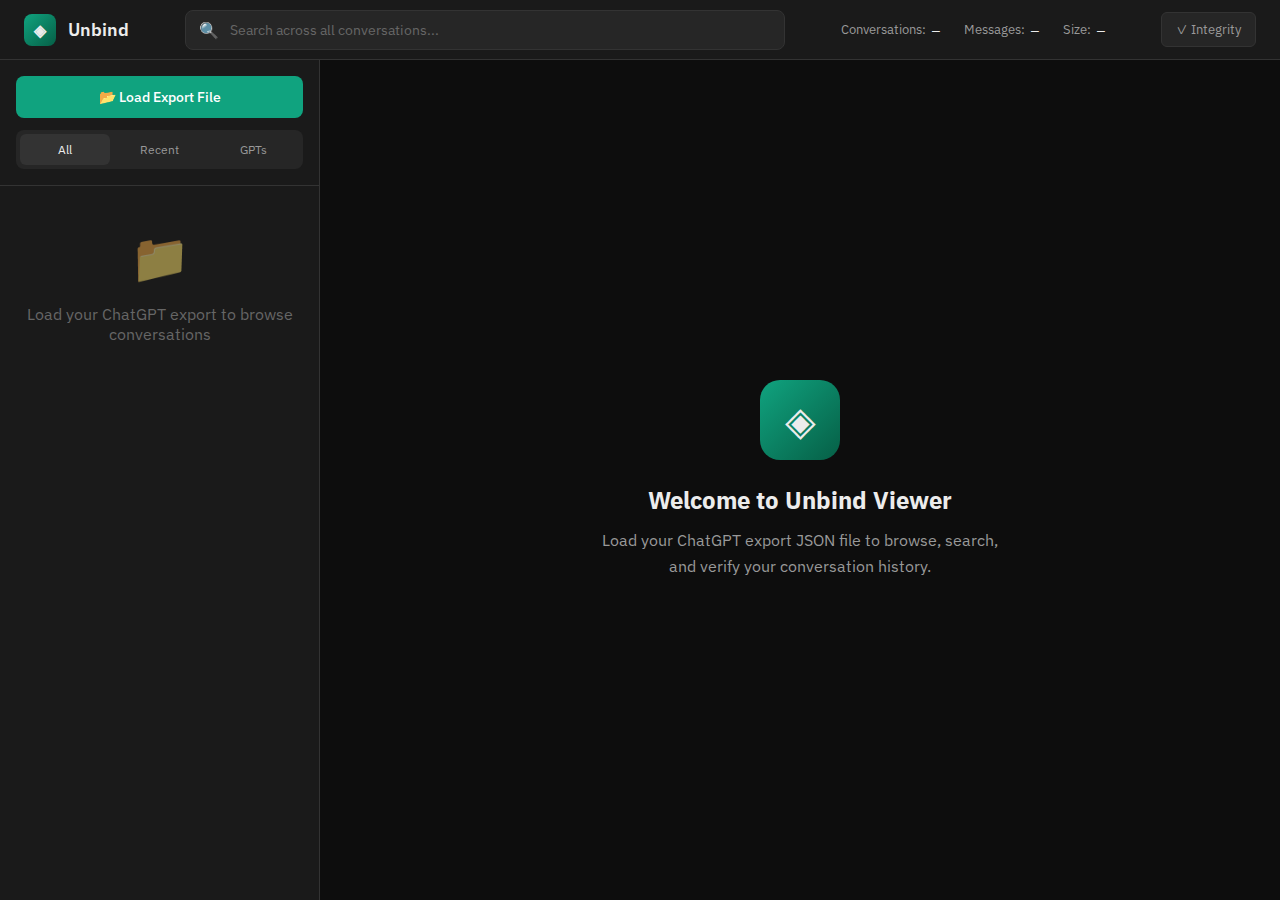
<file: viewer.html>
<!DOCTYPE html>
<html lang="en">
<head>
    <meta charset="UTF-8">
    <meta name="viewport" content="width=device-width, initial-scale=1.0">
    <title>Unbind Viewer — Browse Your Exports</title>
    <link href="https://fonts.googleapis.com/css2?family=IBM+Plex+Sans:wght@400;500;600&family=IBM+Plex+Mono:wght@400;500&display=swap" rel="stylesheet">
    <style>
        :root {
            --bg-primary: #0d0d0d;
            --bg-secondary: #1a1a1a;
            --bg-tertiary: #262626;
            --bg-hover: #333333;
            --text-primary: #ececec;
            --text-secondary: #999999;
            --text-muted: #666666;
            --accent: #10a37f;
            --accent-hover: #1a7f64;
            --accent-glow: rgba(16, 163, 127, 0.3);
            --border: #333333;
            --user-bubble: #2f2f2f;
            --assistant-bubble: transparent;
            --search-highlight: #ffcc00;
            --error: #ef4444;
            --success: #10b981;
            --warning: #f59e0b;
        }

        * {
            margin: 0;
            padding: 0;
            box-sizing: border-box;
        }

        body {
            font-family: 'IBM Plex Sans', -apple-system, BlinkMacSystemFont, sans-serif;
            background: var(--bg-primary);
            color: var(--text-primary);
            height: 100vh;
            overflow: hidden;
        }

        /* Layout */
        .container {
            display: grid;
            grid-template-columns: 320px 1fr;
            grid-template-rows: 60px 1fr;
            height: 100vh;
        }

        /* Header */
        .header {
            grid-column: 1 / -1;
            background: var(--bg-secondary);
            border-bottom: 1px solid var(--border);
            display: flex;
            align-items: center;
            justify-content: space-between;
            padding: 0 24px;
            gap: 24px;
        }

        .logo {
            display: flex;
            align-items: center;
            gap: 12px;
            font-weight: 600;
            font-size: 18px;
        }

        .logo-icon {
            width: 32px;
            height: 32px;
            background: linear-gradient(135deg, var(--accent), #065f46);
            border-radius: 8px;
            display: flex;
            align-items: center;
            justify-content: center;
            font-size: 16px;
        }

        .search-container {
            flex: 1;
            max-width: 600px;
            position: relative;
        }

        .search-input {
            width: 100%;
            padding: 10px 16px 10px 44px;
            background: var(--bg-tertiary);
            border: 1px solid var(--border);
            border-radius: 8px;
            color: var(--text-primary);
            font-size: 14px;
            font-family: inherit;
            transition: all 0.2s;
        }

        .search-input:focus {
            outline: none;
            border-color: var(--accent);
            box-shadow: 0 0 0 3px var(--accent-glow);
        }

        .search-input::placeholder {
            color: var(--text-muted);
        }

        .search-icon {
            position: absolute;
            left: 14px;
            top: 50%;
            transform: translateY(-50%);
            color: var(--text-muted);
            font-size: 16px;
        }

        .stats-bar {
            display: flex;
            gap: 24px;
            font-size: 13px;
            color: var(--text-secondary);
        }

        .stat {
            display: flex;
            align-items: center;
            gap: 6px;
        }

        .stat-value {
            color: var(--text-primary);
            font-weight: 600;
            font-family: 'IBM Plex Mono', monospace;
        }

        /* Sidebar */
        .sidebar {
            background: var(--bg-secondary);
            border-right: 1px solid var(--border);
            display: flex;
            flex-direction: column;
            overflow: hidden;
        }

        .sidebar-header {
            padding: 16px;
            border-bottom: 1px solid var(--border);
            display: flex;
            flex-direction: column;
            gap: 12px;
        }

        .load-btn {
            width: 100%;
            padding: 12px 16px;
            background: var(--accent);
            color: white;
            border: none;
            border-radius: 8px;
            font-size: 14px;
            font-weight: 500;
            font-family: inherit;
            cursor: pointer;
            transition: all 0.2s;
            display: flex;
            align-items: center;
            justify-content: center;
            gap: 8px;
        }

        .load-btn:hover {
            background: var(--accent-hover);
        }

        .load-btn:disabled {
            opacity: 0.5;
            cursor: not-allowed;
        }

        .filter-tabs {
            display: flex;
            gap: 4px;
            background: var(--bg-tertiary);
            padding: 4px;
            border-radius: 8px;
        }

        .filter-tab {
            flex: 1;
            padding: 8px 12px;
            background: transparent;
            border: none;
            color: var(--text-secondary);
            font-size: 12px;
            font-family: inherit;
            cursor: pointer;
            border-radius: 6px;
            transition: all 0.2s;
        }

        .filter-tab:hover {
            color: var(--text-primary);
        }

        .filter-tab.active {
            background: var(--bg-hover);
            color: var(--text-primary);
        }

        .conversation-list {
            flex: 1;
            overflow-y: auto;
            padding: 8px;
        }

        .conversation-item {
            padding: 12px;
            border-radius: 8px;
            cursor: pointer;
            transition: all 0.15s;
            margin-bottom: 4px;
        }

        .conversation-item:hover {
            background: var(--bg-hover);
        }

        .conversation-item.active {
            background: var(--bg-tertiary);
            border-left: 3px solid var(--accent);
            padding-left: 9px;
        }

        .conversation-item.search-match {
            border-left: 3px solid var(--search-highlight);
            padding-left: 9px;
        }

        .conversation-title {
            font-size: 14px;
            font-weight: 500;
            margin-bottom: 4px;
            white-space: nowrap;
            overflow: hidden;
            text-overflow: ellipsis;
        }

        .conversation-meta {
            font-size: 12px;
            color: var(--text-muted);
            display: flex;
            gap: 12px;
        }

        .conversation-preview {
            font-size: 12px;
            color: var(--text-secondary);
            margin-top: 6px;
            display: -webkit-box;
            -webkit-line-clamp: 2;
            -webkit-box-orient: vertical;
            overflow: hidden;
        }

        /* Main Content */
        .main {
            display: flex;
            flex-direction: column;
            overflow: hidden;
        }

        .conversation-header {
            padding: 16px 24px;
            border-bottom: 1px solid var(--border);
            background: var(--bg-secondary);
        }

        .conversation-header h2 {
            font-size: 18px;
            font-weight: 600;
            margin-bottom: 4px;
        }

        .conversation-header-meta {
            font-size: 13px;
            color: var(--text-secondary);
            display: flex;
            gap: 16px;
        }

        .messages-container {
            flex: 1;
            overflow-y: auto;
            padding: 24px;
        }

        .message {
            max-width: 800px;
            margin: 0 auto 24px;
            padding: 16px 20px;
            border-radius: 12px;
        }

        .message.user {
            background: var(--user-bubble);
        }

        .message.assistant {
            background: var(--assistant-bubble);
            border: 1px solid var(--border);
        }

        .message-header {
            display: flex;
            align-items: center;
            gap: 10px;
            margin-bottom: 10px;
        }

        .message-avatar {
            width: 28px;
            height: 28px;
            border-radius: 6px;
            display: flex;
            align-items: center;
            justify-content: center;
            font-size: 14px;
        }

        .message-avatar.user {
            background: #5436da;
        }

        .message-avatar.assistant {
            background: var(--accent);
        }

        .message-role {
            font-weight: 600;
            font-size: 14px;
        }

        .message-time {
            font-size: 12px;
            color: var(--text-muted);
            margin-left: auto;
        }

        .message-content {
            font-size: 15px;
            line-height: 1.7;
            white-space: pre-wrap;
            word-wrap: break-word;
        }

        .message-content code {
            font-family: 'IBM Plex Mono', monospace;
            background: var(--bg-tertiary);
            padding: 2px 6px;
            border-radius: 4px;
            font-size: 13px;
        }

        .message-content pre {
            background: var(--bg-primary);
            padding: 16px;
            border-radius: 8px;
            overflow-x: auto;
            margin: 12px 0;
        }

        .message-content pre code {
            background: transparent;
            padding: 0;
        }

        .highlight {
            background: var(--search-highlight);
            color: #000;
            padding: 1px 3px;
            border-radius: 3px;
        }

        /* Welcome State */
        .welcome-state {
            flex: 1;
            display: flex;
            flex-direction: column;
            align-items: center;
            justify-content: center;
            padding: 48px;
            text-align: center;
        }

        .welcome-icon {
            width: 80px;
            height: 80px;
            background: linear-gradient(135deg, var(--accent), #065f46);
            border-radius: 20px;
            display: flex;
            align-items: center;
            justify-content: center;
            font-size: 40px;
            margin-bottom: 24px;
        }

        .welcome-state h2 {
            font-size: 24px;
            margin-bottom: 12px;
        }

        .welcome-state p {
            color: var(--text-secondary);
            max-width: 400px;
            line-height: 1.6;
        }

        /* Integrity Panel */
        .integrity-panel {
            position: fixed;
            top: 60px;
            right: 0;
            width: 400px;
            height: calc(100vh - 60px);
            background: var(--bg-secondary);
            border-left: 1px solid var(--border);
            transform: translateX(100%);
            transition: transform 0.3s ease;
            z-index: 100;
            display: flex;
            flex-direction: column;
        }

        .integrity-panel.open {
            transform: translateX(0);
        }

        .integrity-header {
            padding: 20px;
            border-bottom: 1px solid var(--border);
            display: flex;
            justify-content: space-between;
            align-items: center;
        }

        .integrity-header h3 {
            font-size: 16px;
            font-weight: 600;
        }

        .close-btn {
            background: none;
            border: none;
            color: var(--text-secondary);
            font-size: 20px;
            cursor: pointer;
        }

        .close-btn:hover {
            color: var(--text-primary);
        }

        .integrity-content {
            flex: 1;
            overflow-y: auto;
            padding: 20px;
        }

        .integrity-section {
            margin-bottom: 24px;
        }

        .integrity-section h4 {
            font-size: 13px;
            text-transform: uppercase;
            color: var(--text-muted);
            margin-bottom: 12px;
            letter-spacing: 0.5px;
        }

        .integrity-stat {
            display: flex;
            justify-content: space-between;
            padding: 10px 0;
            border-bottom: 1px solid var(--border);
        }

        .integrity-stat:last-child {
            border-bottom: none;
        }

        .integrity-label {
            color: var(--text-secondary);
        }

        .integrity-value {
            font-family: 'IBM Plex Mono', monospace;
            font-weight: 500;
        }

        .integrity-value.success {
            color: var(--success);
        }

        .integrity-value.warning {
            color: var(--warning);
        }

        .integrity-value.error {
            color: var(--error);
        }

        .integrity-check {
            display: flex;
            align-items: center;
            gap: 10px;
            padding: 12px;
            background: var(--bg-tertiary);
            border-radius: 8px;
            margin-bottom: 8px;
        }

        .check-icon {
            width: 24px;
            height: 24px;
            border-radius: 50%;
            display: flex;
            align-items: center;
            justify-content: center;
            font-size: 12px;
        }

        .check-icon.pass {
            background: var(--success);
        }

        .check-icon.fail {
            background: var(--error);
        }

        .check-icon.warn {
            background: var(--warning);
        }

        /* Loading State */
        .loading-overlay {
            position: fixed;
            inset: 0;
            background: rgba(0, 0, 0, 0.8);
            display: flex;
            flex-direction: column;
            align-items: center;
            justify-content: center;
            z-index: 1000;
            opacity: 0;
            visibility: hidden;
            transition: all 0.3s;
        }

        .loading-overlay.visible {
            opacity: 1;
            visibility: visible;
        }

        .spinner {
            width: 48px;
            height: 48px;
            border: 3px solid var(--border);
            border-top-color: var(--accent);
            border-radius: 50%;
            animation: spin 1s linear infinite;
            margin-bottom: 16px;
        }

        @keyframes spin {
            to { transform: rotate(360deg); }
        }

        .loading-text {
            font-size: 16px;
            color: var(--text-secondary);
        }

        /* Scrollbar */
        ::-webkit-scrollbar {
            width: 8px;
        }

        ::-webkit-scrollbar-track {
            background: transparent;
        }

        ::-webkit-scrollbar-thumb {
            background: var(--border);
            border-radius: 4px;
        }

        ::-webkit-scrollbar-thumb:hover {
            background: var(--text-muted);
        }

        /* Hidden file input */
        .hidden-input {
            display: none;
        }

        /* Toolbar buttons */
        .toolbar-btn {
            padding: 8px 14px;
            background: var(--bg-tertiary);
            border: 1px solid var(--border);
            border-radius: 6px;
            color: var(--text-secondary);
            font-size: 13px;
            font-family: inherit;
            cursor: pointer;
            transition: all 0.2s;
            display: flex;
            align-items: center;
            gap: 6px;
        }

        .toolbar-btn:hover {
            background: var(--bg-hover);
            color: var(--text-primary);
        }

        .toolbar {
            display: flex;
            gap: 8px;
        }

        /* Empty state for conversation list */
        .empty-state {
            padding: 32px 16px;
            text-align: center;
            color: var(--text-muted);
        }

        .empty-state-icon {
            font-size: 48px;
            margin-bottom: 16px;
            opacity: 0.5;
        }

        /* Search results count */
        .search-results {
            padding: 12px 16px;
            background: var(--bg-tertiary);
            border-bottom: 1px solid var(--border);
            font-size: 13px;
            color: var(--text-secondary);
        }

        .search-results strong {
            color: var(--accent);
        }
    </style>
</head>
<body>
    <div class="container">
        <!-- Header -->
        <header class="header">
            <div class="logo">
                <div class="logo-icon">◈</div>
                <span>Unbind</span>
            </div>
            
            <div class="search-container">
                <span class="search-icon">🔍</span>
                <input 
                    type="text" 
                    class="search-input" 
                    id="searchInput"
                    placeholder="Search across all conversations..."
                    disabled
                >
            </div>

            <div class="stats-bar" id="statsBar">
                <div class="stat">
                    <span>Conversations:</span>
                    <span class="stat-value" id="statConvos">—</span>
                </div>
                <div class="stat">
                    <span>Messages:</span>
                    <span class="stat-value" id="statMessages">—</span>
                </div>
                <div class="stat">
                    <span>Size:</span>
                    <span class="stat-value" id="statSize">—</span>
                </div>
            </div>

            <div class="toolbar">
                <button class="toolbar-btn" id="integrityBtn" disabled>
                    ✓ Integrity
                </button>
            </div>
        </header>

        <!-- Sidebar -->
        <aside class="sidebar">
            <div class="sidebar-header">
                <button class="load-btn" id="loadBtn">
                    📂 Load Export File
                </button>
                <input type="file" id="fileInput" class="hidden-input" accept=".json">
                
                <div class="filter-tabs">
                    <button class="filter-tab active" data-filter="all">All</button>
                    <button class="filter-tab" data-filter="recent">Recent</button>
                    <button class="filter-tab" data-filter="starred">GPTs</button>
                </div>
            </div>
            
            <div id="searchResults" class="search-results" style="display: none;"></div>
            
            <div class="conversation-list" id="conversationList">
                <div class="empty-state">
                    <div class="empty-state-icon">📁</div>
                    <p>Load your ChatGPT export to browse conversations</p>
                </div>
            </div>
        </aside>

        <!-- Main Content -->
        <main class="main" id="mainContent">
            <div class="welcome-state">
                <div class="welcome-icon">◈</div>
                <h2>Welcome to Unbind Viewer</h2>
                <p>Load your ChatGPT export JSON file to browse, search, and verify your conversation history.</p>
            </div>
        </main>
    </div>

    <!-- Integrity Panel -->
    <div class="integrity-panel" id="integrityPanel">
        <div class="integrity-header">
            <h3>🔍 Export Integrity Check</h3>
            <button class="close-btn" id="closeIntegrity">×</button>
        </div>
        <div class="integrity-content" id="integrityContent">
            <!-- Populated by JS -->
        </div>
    </div>

    <!-- Loading Overlay -->
    <div class="loading-overlay" id="loadingOverlay">
        <div class="spinner"></div>
        <div class="loading-text" id="loadingText">Loading export file...</div>
    </div>

    <script>
        // ==================== STATE ====================
        let exportData = null;
        let filteredConversations = [];
        let currentConversationId = null;
        let searchQuery = '';

        // ==================== DOM ELEMENTS ====================
        const fileInput = document.getElementById('fileInput');
        const loadBtn = document.getElementById('loadBtn');
        const searchInput = document.getElementById('searchInput');
        const conversationList = document.getElementById('conversationList');
        const mainContent = document.getElementById('mainContent');
        const loadingOverlay = document.getElementById('loadingOverlay');
        const loadingText = document.getElementById('loadingText');
        const integrityPanel = document.getElementById('integrityPanel');
        const integrityBtn = document.getElementById('integrityBtn');
        const closeIntegrity = document.getElementById('closeIntegrity');
        const searchResults = document.getElementById('searchResults');

        // ==================== EVENT LISTENERS ====================
        loadBtn.addEventListener('click', () => fileInput.click());
        fileInput.addEventListener('change', handleFileLoad);
        searchInput.addEventListener('input', debounce(handleSearch, 300));
        integrityBtn.addEventListener('click', () => integrityPanel.classList.add('open'));
        closeIntegrity.addEventListener('click', () => integrityPanel.classList.remove('open'));

        document.querySelectorAll('.filter-tab').forEach(tab => {
            tab.addEventListener('click', () => {
                document.querySelectorAll('.filter-tab').forEach(t => t.classList.remove('active'));
                tab.classList.add('active');
                applyFilter(tab.dataset.filter);
            });
        });

        // ==================== FILE LOADING ====================
        async function handleFileLoad(e) {
            const file = e.target.files[0];
            if (!file) return;

            showLoading('Loading export file...');

            try {
                const text = await file.text();
                showLoading('Parsing JSON data...');
                
                exportData = JSON.parse(text);
                
                showLoading('Indexing conversations...');
                await new Promise(r => setTimeout(r, 100)); // Let UI update
                
                initializeViewer();
                hideLoading();
                
            } catch (error) {
                hideLoading();
                alert('Error loading file: ' + error.message);
            }
        }

        function initializeViewer() {
            // Update stats
            const totalMessages = exportData.conversations.reduce((sum, c) => sum + (c.messages?.length || 0), 0);
            document.getElementById('statConvos').textContent = exportData.conversations.length.toLocaleString();
            document.getElementById('statMessages').textContent = totalMessages.toLocaleString();
            document.getElementById('statSize').textContent = formatBytes(JSON.stringify(exportData).length);
            
            // Enable search and integrity
            searchInput.disabled = false;
            integrityBtn.disabled = false;
            
            // Sort by most recent
            filteredConversations = [...exportData.conversations].sort((a, b) => {
                const dateA = new Date(a.updated || a.created || 0);
                const dateB = new Date(b.updated || b.created || 0);
                return dateB - dateA;
            });
            
            renderConversationList();
            runIntegrityCheck();
        }

        // ==================== CONVERSATION LIST ====================
        function renderConversationList() {
            if (filteredConversations.length === 0) {
                conversationList.innerHTML = `
                    <div class="empty-state">
                        <div class="empty-state-icon">🔍</div>
                        <p>No conversations match your search</p>
                    </div>
                `;
                return;
            }

            conversationList.innerHTML = filteredConversations.map(conv => {
                const date = new Date(conv.updated || conv.created);
                const messageCount = conv.messages?.length || 0;
                const preview = conv.messages?.[0]?.content?.substring(0, 100) || '';
                const isGPT = conv.gizmo_id || conv.conversation_template_id;
                
                return `
                    <div class="conversation-item ${conv.id === currentConversationId ? 'active' : ''} ${conv._searchMatch ? 'search-match' : ''}" 
                         data-id="${conv.id}">
                        <div class="conversation-title">${isGPT ? '🤖 ' : ''}${escapeHtml(conv.title || 'Untitled')}</div>
                        <div class="conversation-meta">
                            <span>${formatDate(date)}</span>
                            <span>${messageCount} msgs</span>
                        </div>
                        ${preview ? `<div class="conversation-preview">${escapeHtml(preview)}</div>` : ''}
                    </div>
                `;
            }).join('');

            // Add click handlers
            conversationList.querySelectorAll('.conversation-item').forEach(item => {
                item.addEventListener('click', () => {
                    currentConversationId = item.dataset.id;
                    renderConversation(currentConversationId);
                    
                    // Update active state
                    conversationList.querySelectorAll('.conversation-item').forEach(i => i.classList.remove('active'));
                    item.classList.add('active');
                });
            });
        }

        // ==================== CONVERSATION VIEW ====================
        function renderConversation(id) {
            const conv = exportData.conversations.find(c => c.id === id);
            if (!conv) return;

            const date = new Date(conv.updated || conv.created);
            const isGPT = conv.gizmo_id || conv.conversation_template_id;

            mainContent.innerHTML = `
                <div class="conversation-header">
                    <h2>${isGPT ? '🤖 ' : ''}${escapeHtml(conv.title || 'Untitled')}</h2>
                    <div class="conversation-header-meta">
                        <span>📅 ${formatDate(date)}</span>
                        <span>💬 ${conv.messages?.length || 0} messages</span>
                        ${conv.model ? `<span>🧠 ${conv.model}</span>` : ''}
                        ${conv.url ? `<a href="${conv.url}" target="_blank" style="color: var(--accent);">↗ Open in ChatGPT</a>` : ''}
                    </div>
                </div>
                <div class="messages-container">
                    ${(conv.messages || []).map(msg => renderMessage(msg)).join('')}
                </div>
            `;
        }

        function renderMessage(msg) {
            const role = msg.role || 'unknown';
            const content = msg.content || '';
            const time = msg.time ? new Date(msg.time) : null;
            
            let displayContent = escapeHtml(content);
            
            // Highlight search matches
            if (searchQuery) {
                const regex = new RegExp(`(${escapeRegex(searchQuery)})`, 'gi');
                displayContent = displayContent.replace(regex, '<span class="highlight">$1</span>');
            }
            
            // Basic code block formatting
            displayContent = displayContent.replace(/```(\w*)\n?([\s\S]*?)```/g, '<pre><code>$2</code></pre>');
            displayContent = displayContent.replace(/`([^`]+)`/g, '<code>$1</code>');

            return `
                <div class="message ${role}">
                    <div class="message-header">
                        <div class="message-avatar ${role}">
                            ${role === 'user' ? '👤' : '🤖'}
                        </div>
                        <span class="message-role">${role === 'user' ? 'You' : 'ChatGPT'}</span>
                        ${time ? `<span class="message-time">${formatTime(time)}</span>` : ''}
                        ${msg.model ? `<span class="message-time">${msg.model}</span>` : ''}
                    </div>
                    <div class="message-content">${displayContent}</div>
                </div>
            `;
        }

        // ==================== SEARCH ====================
        function handleSearch(e) {
            searchQuery = e.target.value.trim().toLowerCase();
            
            if (!searchQuery) {
                filteredConversations = [...exportData.conversations];
                filteredConversations.forEach(c => c._searchMatch = false);
                searchResults.style.display = 'none';
            } else {
                let matchCount = 0;
                filteredConversations = exportData.conversations.filter(conv => {
                    // Search in title
                    if (conv.title?.toLowerCase().includes(searchQuery)) {
                        conv._searchMatch = true;
                        matchCount++;
                        return true;
                    }
                    
                    // Search in messages
                    const messageMatch = conv.messages?.some(m => 
                        m.content?.toLowerCase().includes(searchQuery)
                    );
                    
                    if (messageMatch) {
                        conv._searchMatch = true;
                        matchCount++;
                        return true;
                    }
                    
                    conv._searchMatch = false;
                    return false;
                });
                
                searchResults.style.display = 'block';
                searchResults.innerHTML = `Found <strong>${matchCount}</strong> conversations matching "<strong>${escapeHtml(searchQuery)}</strong>"`;
            }
            
            renderConversationList();
            
            // If viewing a conversation, re-render to highlight matches
            if (currentConversationId) {
                renderConversation(currentConversationId);
            }
        }

        // ==================== FILTERS ====================
        function applyFilter(filter) {
            if (!exportData) return;
            
            searchResults.style.display = 'none';
            searchQuery = '';
            searchInput.value = '';
            
            switch (filter) {
                case 'all':
                    filteredConversations = [...exportData.conversations];
                    break;
                case 'recent':
                    const thirtyDaysAgo = Date.now() - (30 * 24 * 60 * 60 * 1000);
                    filteredConversations = exportData.conversations.filter(c => {
                        const date = new Date(c.updated || c.created || 0);
                        return date.getTime() > thirtyDaysAgo;
                    });
                    break;
                case 'starred':
                    filteredConversations = exportData.conversations.filter(c => 
                        c.gizmo_id || c.conversation_template_id
                    );
                    break;
            }
            
            // Sort by most recent
            filteredConversations.sort((a, b) => {
                const dateA = new Date(a.updated || a.created || 0);
                const dateB = new Date(b.updated || b.created || 0);
                return dateB - dateA;
            });
            
            renderConversationList();
        }

        // ==================== INTEGRITY CHECK ====================
        function runIntegrityCheck() {
            const checks = [];
            const stats = {};
            
            // Basic stats
            stats.totalConversations = exportData.conversations?.length || 0;
            stats.totalMessages = exportData.conversations?.reduce((sum, c) => sum + (c.messages?.length || 0), 0) || 0;
            stats.exportDate = exportData.exported || 'Unknown';
            stats.schemaVersion = exportData.schema_version || 'Unknown';
            
            // Check 1: Conversations exist
            checks.push({
                name: 'Conversations Present',
                pass: stats.totalConversations > 0,
                detail: `${stats.totalConversations} conversations found`
            });
            
            // Check 2: Messages exist
            checks.push({
                name: 'Messages Present',
                pass: stats.totalMessages > 0,
                detail: `${stats.totalMessages} messages found`
            });
            
            // Check 3: No empty conversations
            const emptyConvos = exportData.conversations?.filter(c => !c.messages || c.messages.length === 0).length || 0;
            checks.push({
                name: 'No Empty Conversations',
                pass: emptyConvos === 0,
                warn: emptyConvos > 0 && emptyConvos < 10,
                detail: emptyConvos === 0 ? 'All conversations have messages' : `${emptyConvos} empty conversations`
            });
            
            // Check 4: All conversations have IDs
            const missingIds = exportData.conversations?.filter(c => !c.id).length || 0;
            checks.push({
                name: 'All Conversations Have IDs',
                pass: missingIds === 0,
                detail: missingIds === 0 ? 'All IDs present' : `${missingIds} missing IDs`
            });
            
            // Check 5: Timestamps present
            const missingDates = exportData.conversations?.filter(c => !c.created && !c.updated).length || 0;
            checks.push({
                name: 'Timestamps Present',
                pass: missingDates === 0,
                warn: missingDates > 0,
                detail: missingDates === 0 ? 'All timestamps present' : `${missingDates} missing timestamps`
            });
            
            // Check 6: Message content valid
            let emptyMessages = 0;
            exportData.conversations?.forEach(c => {
                c.messages?.forEach(m => {
                    if (!m.content || m.content.trim() === '') emptyMessages++;
                });
            });
            checks.push({
                name: 'Message Content Valid',
                pass: emptyMessages === 0,
                warn: emptyMessages > 0 && emptyMessages < 50,
                detail: emptyMessages === 0 ? 'All messages have content' : `${emptyMessages} empty messages`
            });
            
            // GPT conversations
            const gptConvos = exportData.conversations?.filter(c => c.gizmo_id || c.conversation_template_id).length || 0;
            stats.gptConversations = gptConvos;
            
            // Date range
            let earliest = Infinity, latest = 0;
            exportData.conversations?.forEach(c => {
                const d = new Date(c.created || c.updated || 0).getTime();
                if (d && d < earliest) earliest = d;
                if (d && d > latest) latest = d;
            });
            stats.dateRange = earliest !== Infinity ? 
                `${formatDate(new Date(earliest))} — ${formatDate(new Date(latest))}` : 
                'Unknown';
            
            // Render integrity panel
            const integrityContent = document.getElementById('integrityContent');
            integrityContent.innerHTML = `
                <div class="integrity-section">
                    <h4>Export Summary</h4>
                    <div class="integrity-stat">
                        <span class="integrity-label">Export Date</span>
                        <span class="integrity-value">${stats.exportDate}</span>
                    </div>
                    <div class="integrity-stat">
                        <span class="integrity-label">Total Conversations</span>
                        <span class="integrity-value">${stats.totalConversations.toLocaleString()}</span>
                    </div>
                    <div class="integrity-stat">
                        <span class="integrity-label">Total Messages</span>
                        <span class="integrity-value">${stats.totalMessages.toLocaleString()}</span>
                    </div>
                    <div class="integrity-stat">
                        <span class="integrity-label">GPT Conversations</span>
                        <span class="integrity-value">${stats.gptConversations.toLocaleString()}</span>
                    </div>
                    <div class="integrity-stat">
                        <span class="integrity-label">Date Range</span>
                        <span class="integrity-value">${stats.dateRange}</span>
                    </div>
                </div>
                
                <div class="integrity-section">
                    <h4>Integrity Checks</h4>
                    ${checks.map(check => `
                        <div class="integrity-check">
                            <div class="check-icon ${check.pass ? 'pass' : check.warn ? 'warn' : 'fail'}">
                                ${check.pass ? '✓' : check.warn ? '!' : '✗'}
                            </div>
                            <div>
                                <div style="font-weight: 500;">${check.name}</div>
                                <div style="font-size: 12px; color: var(--text-muted);">${check.detail}</div>
                            </div>
                        </div>
                    `).join('')}
                </div>
            `;
        }

        // ==================== UTILITIES ====================
        function showLoading(text) {
            loadingText.textContent = text;
            loadingOverlay.classList.add('visible');
        }

        function hideLoading() {
            loadingOverlay.classList.remove('visible');
        }

        function formatDate(date) {
            if (!date || isNaN(date)) return 'Unknown';
            return date.toLocaleDateString('en-US', { 
                month: 'short', 
                day: 'numeric', 
                year: 'numeric' 
            });
        }

        function formatTime(date) {
            if (!date || isNaN(date)) return '';
            return date.toLocaleTimeString('en-US', { 
                hour: 'numeric', 
                minute: '2-digit'
            });
        }

        function formatBytes(bytes) {
            if (bytes < 1024) return bytes + ' B';
            if (bytes < 1024 * 1024) return (bytes / 1024).toFixed(1) + ' KB';
            return (bytes / (1024 * 1024)).toFixed(1) + ' MB';
        }

        function escapeHtml(text) {
            if (!text) return '';
            const div = document.createElement('div');
            div.textContent = text;
            return div.innerHTML;
        }

        function escapeRegex(string) {
            return string.replace(/[.*+?^${}()|[\]\\]/g, '\\$&');
        }

        function debounce(func, wait) {
            let timeout;
            return function executedFunction(...args) {
                const later = () => {
                    clearTimeout(timeout);
                    func(...args);
                };
                clearTimeout(timeout);
                timeout = setTimeout(later, wait);
            };
        }
    </script>
</body>
</html>
</file>
